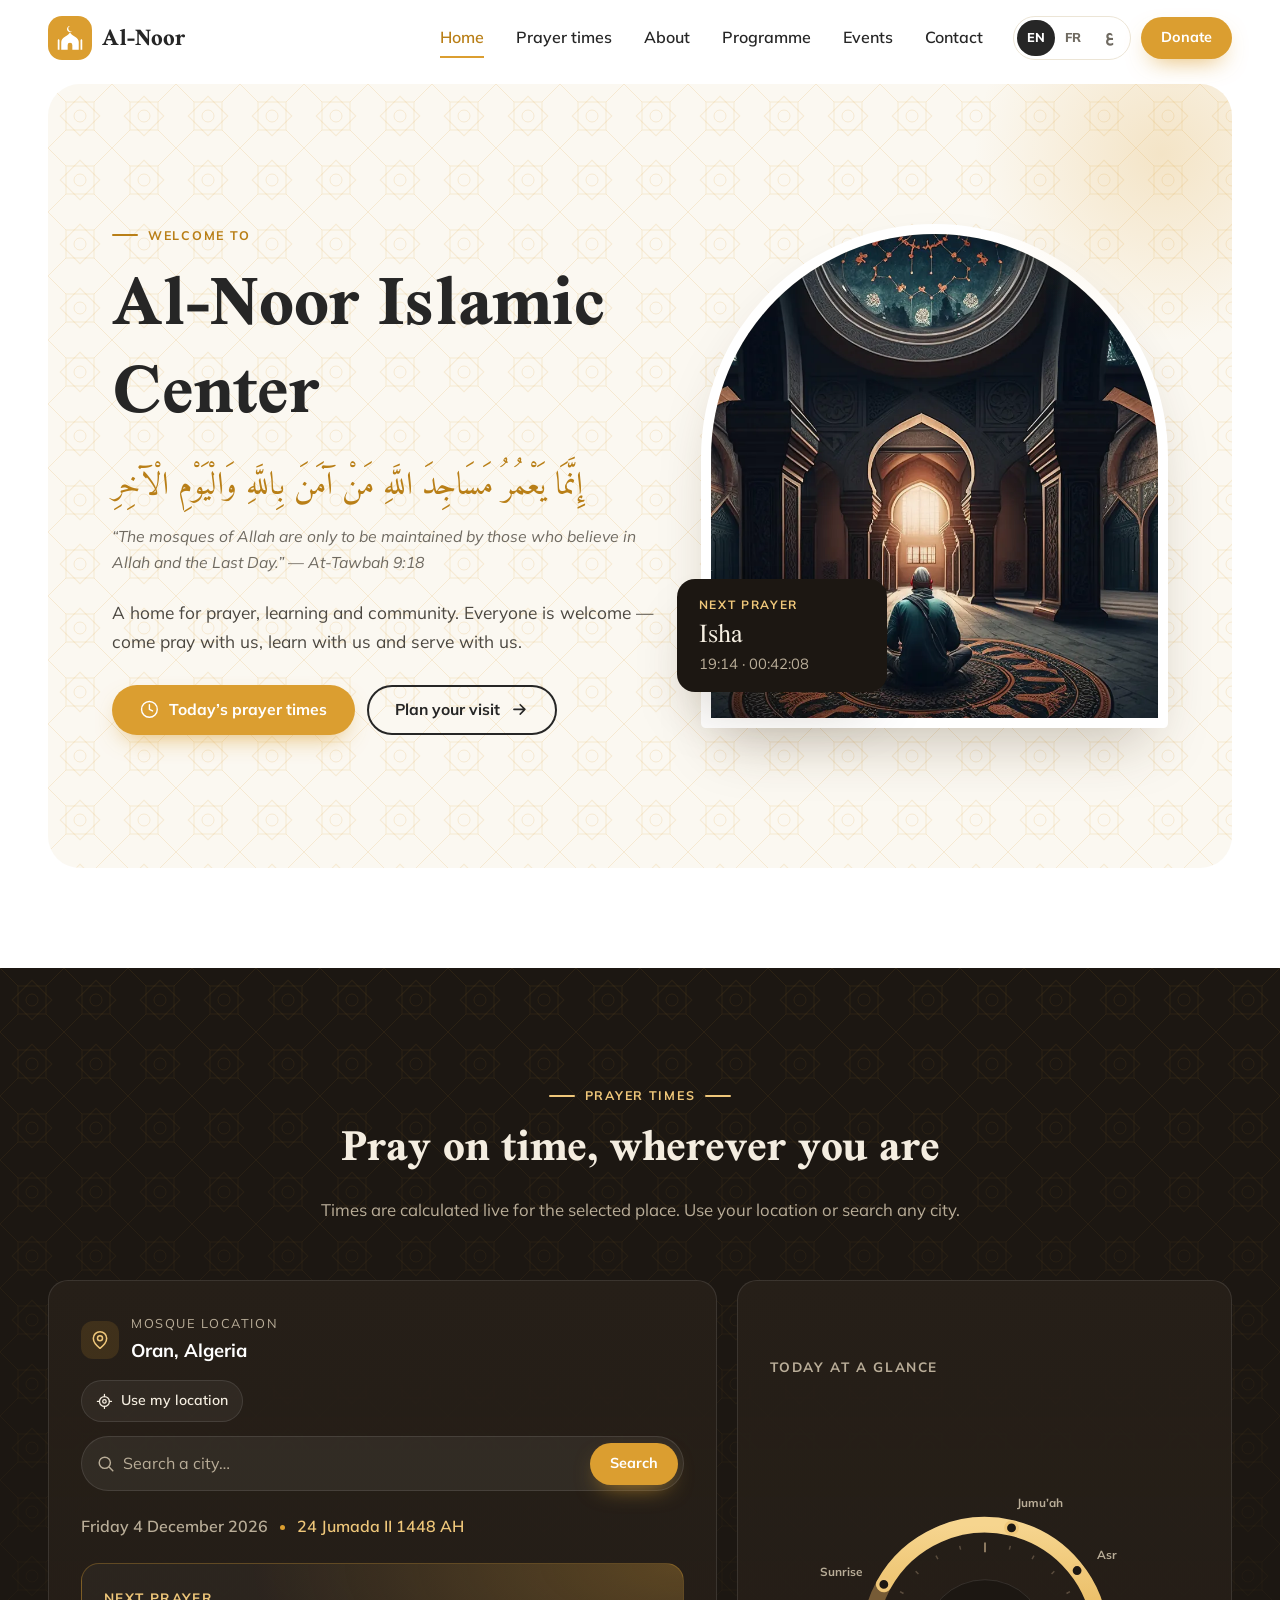
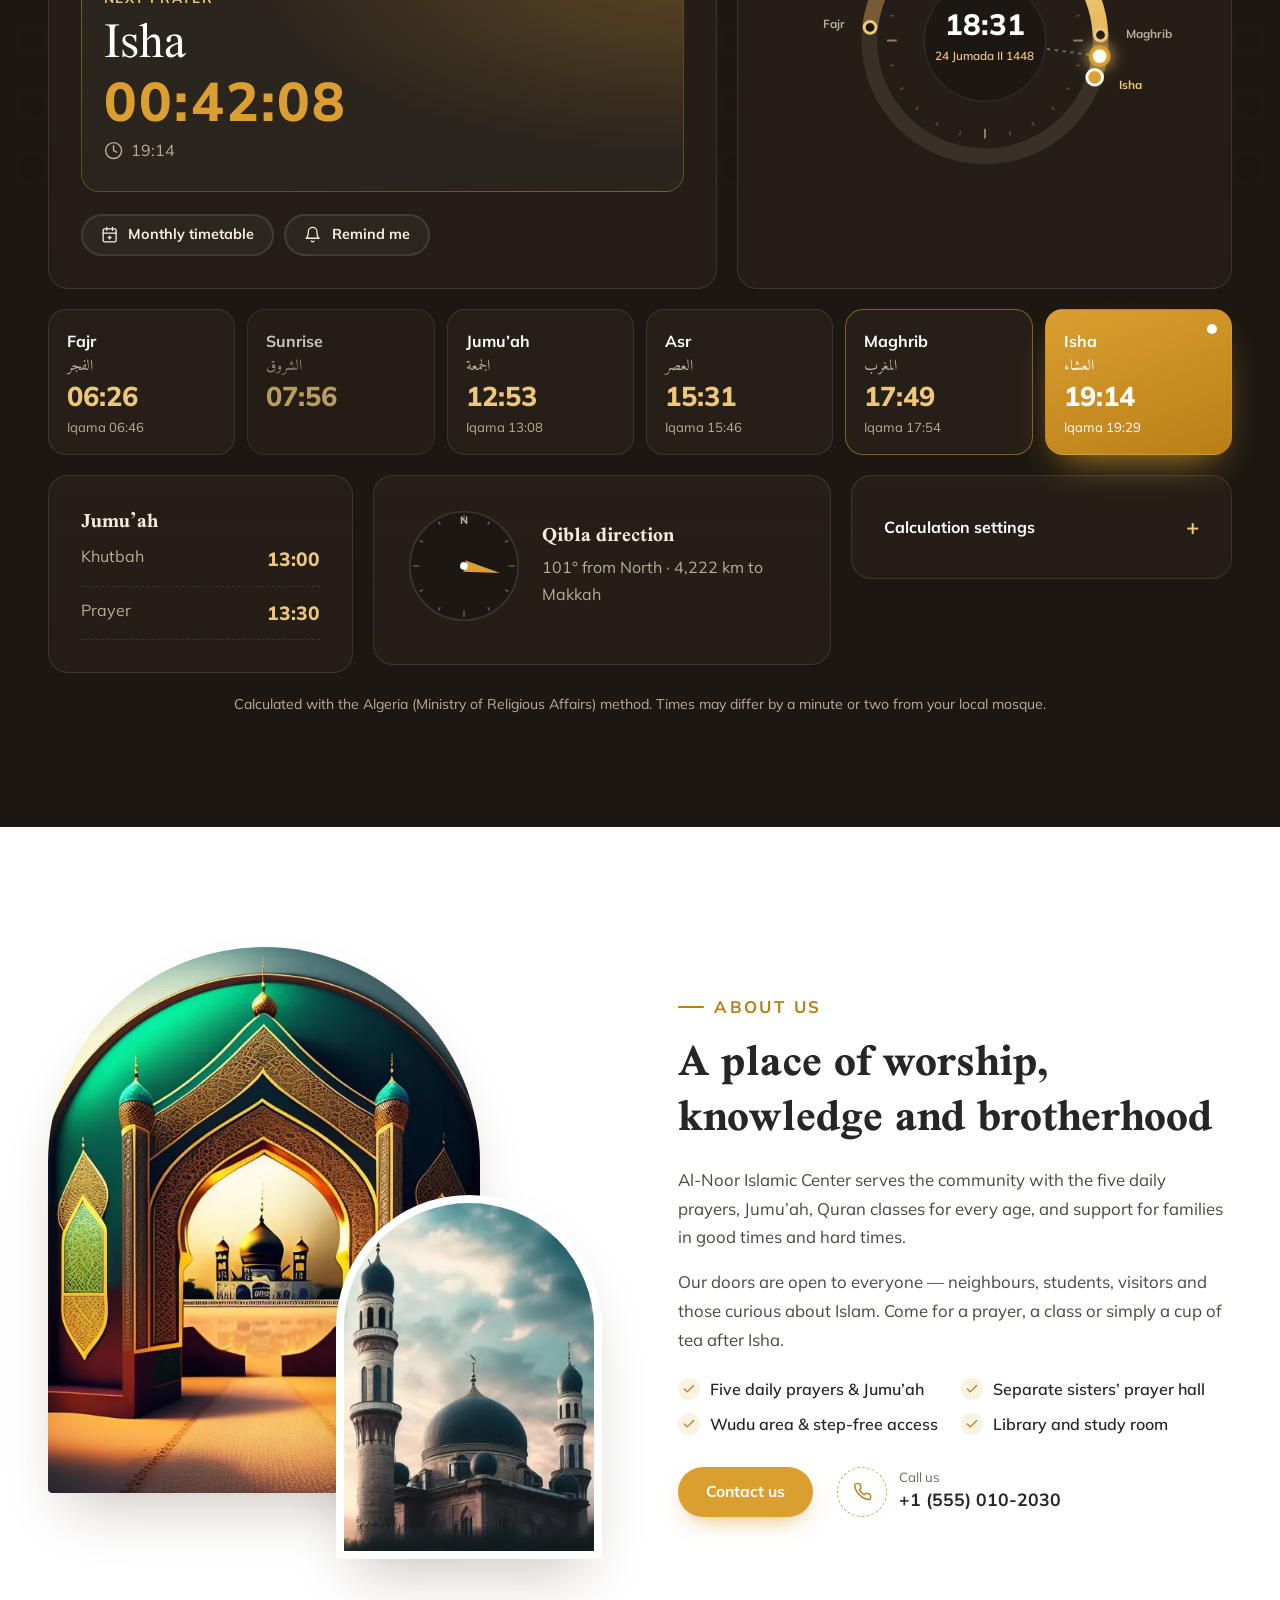
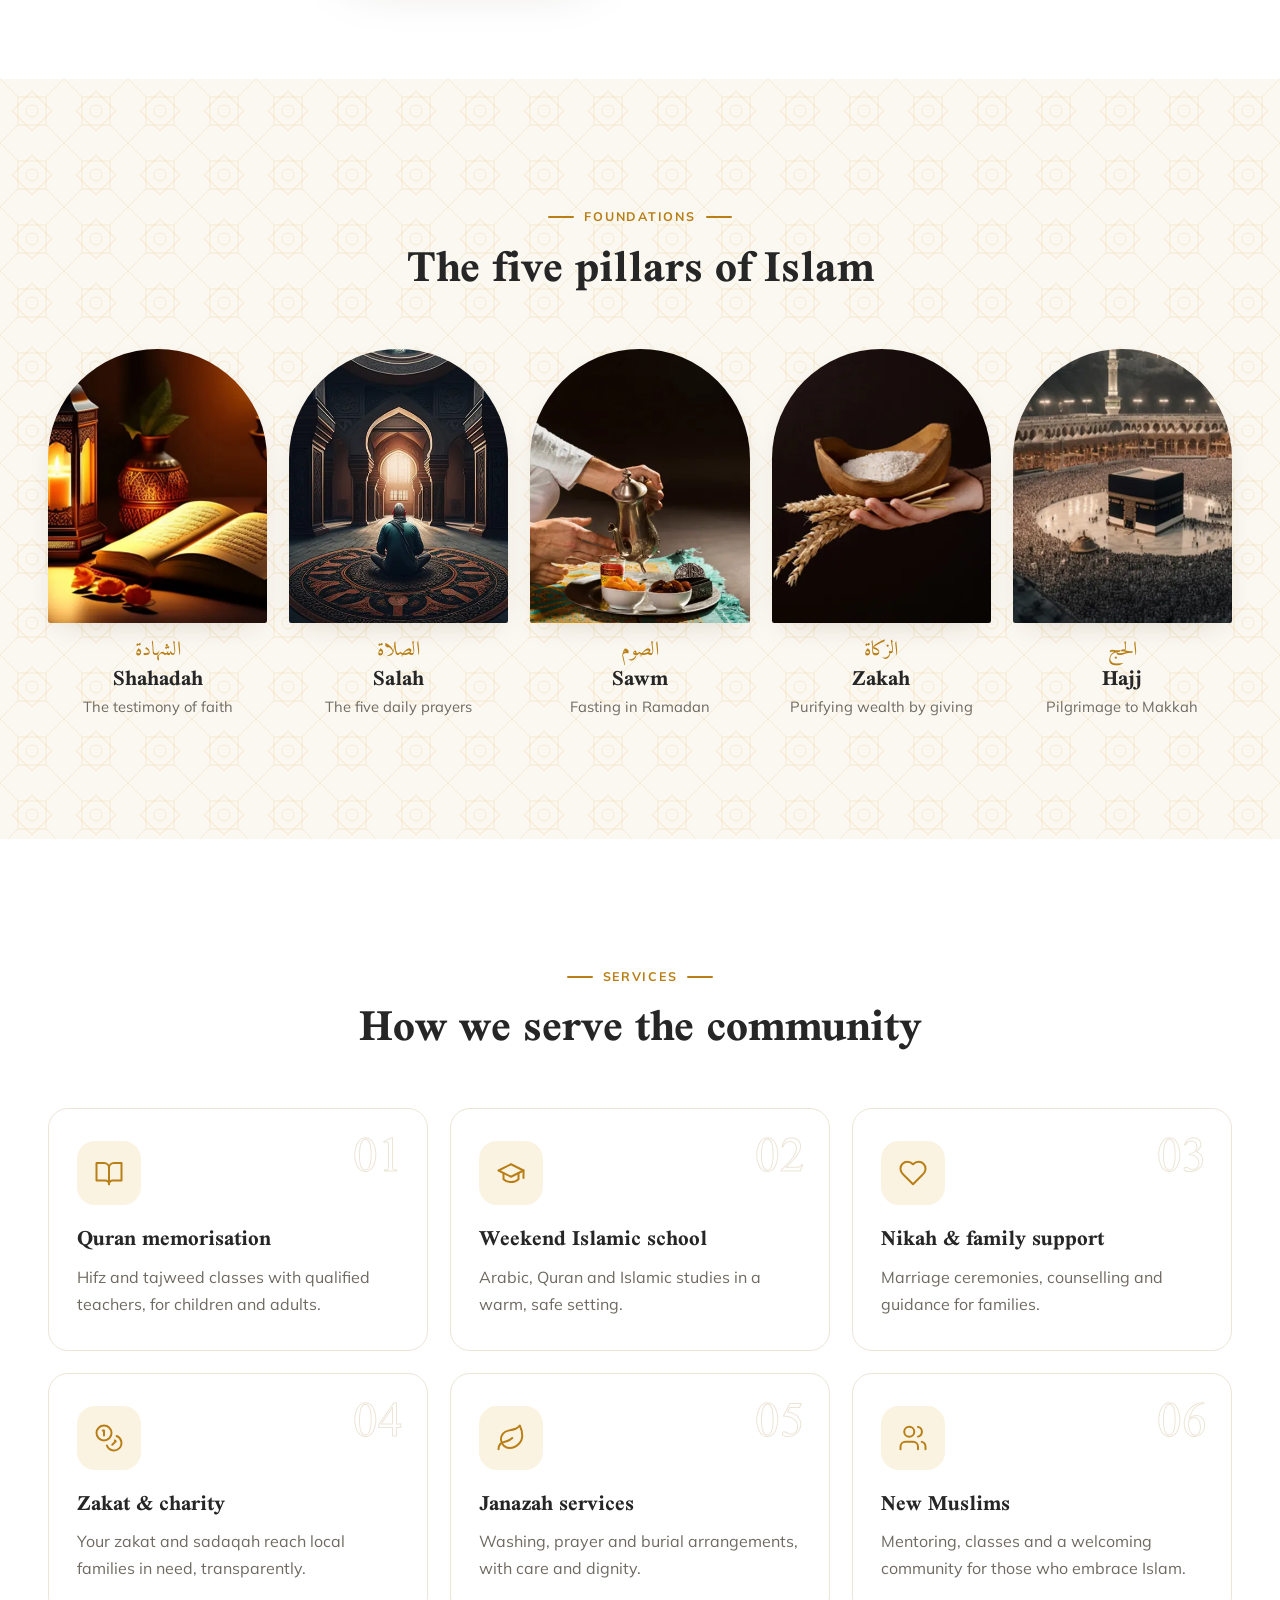
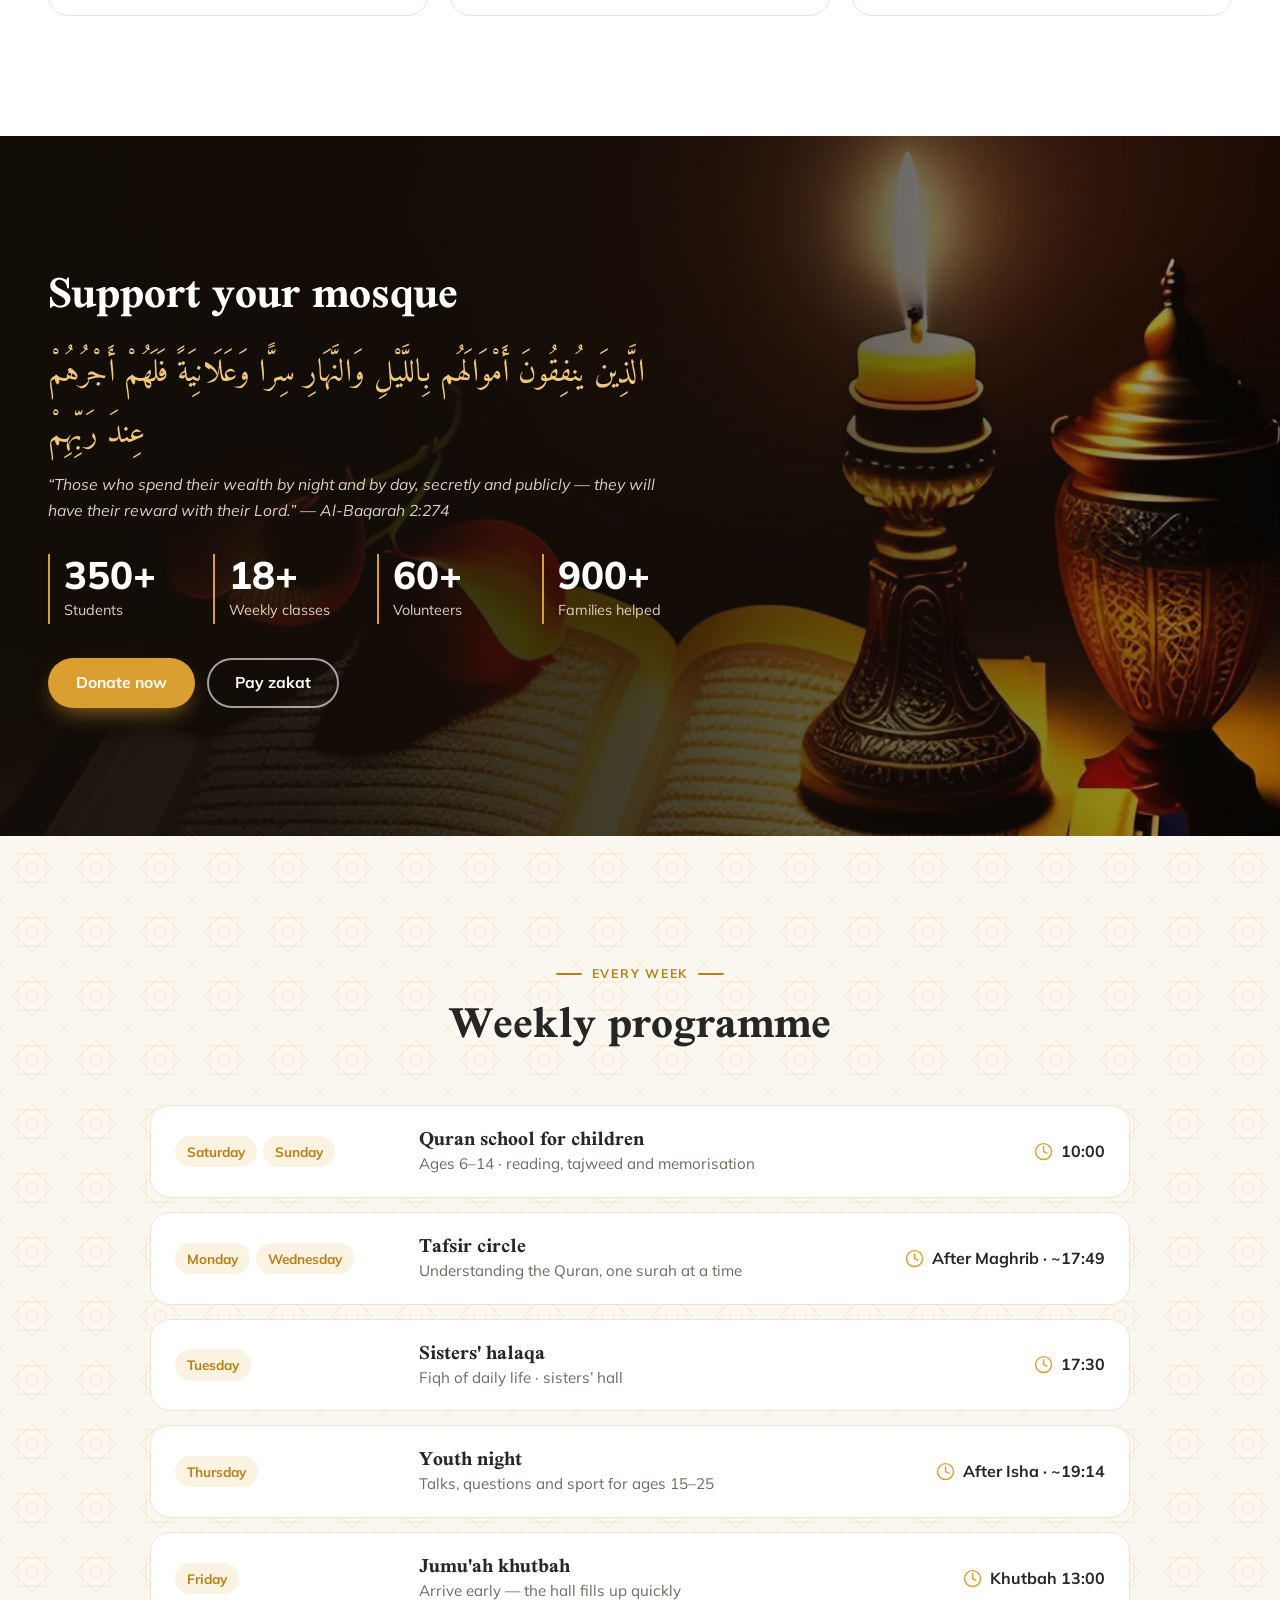
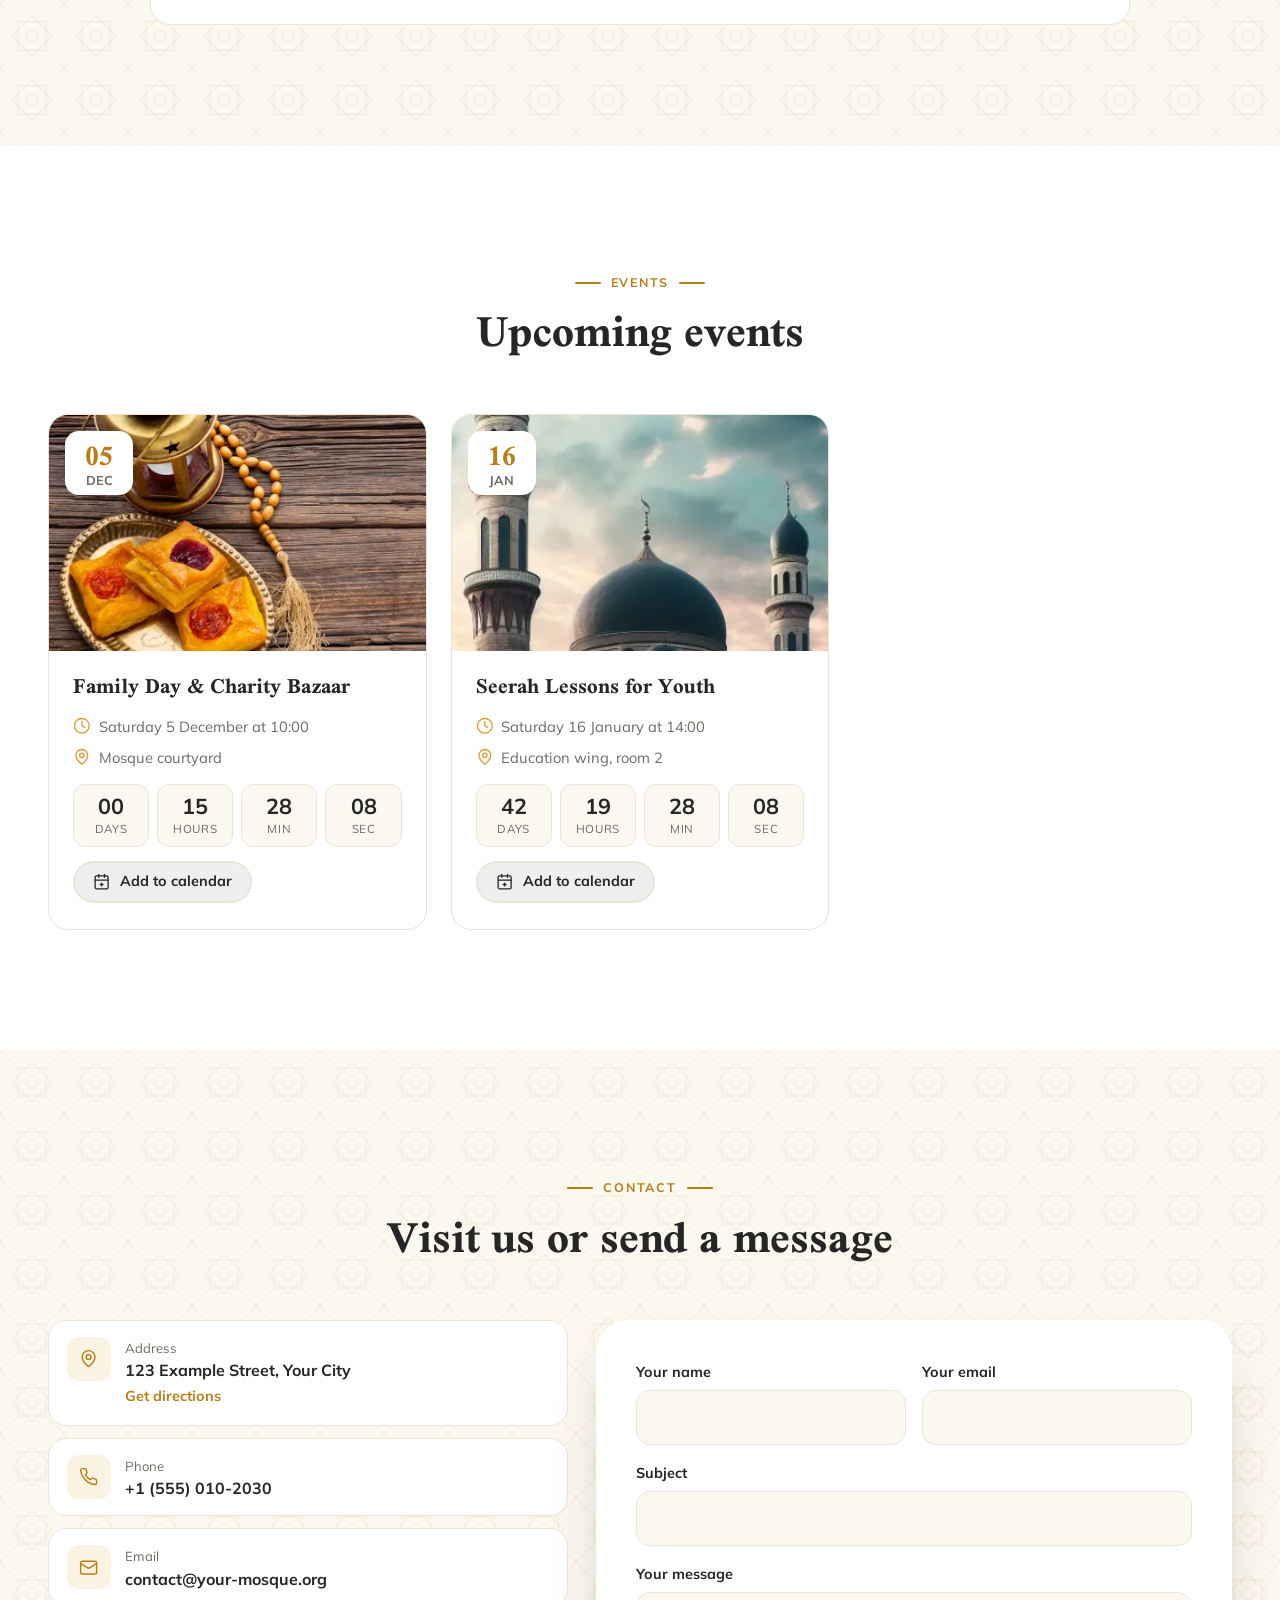
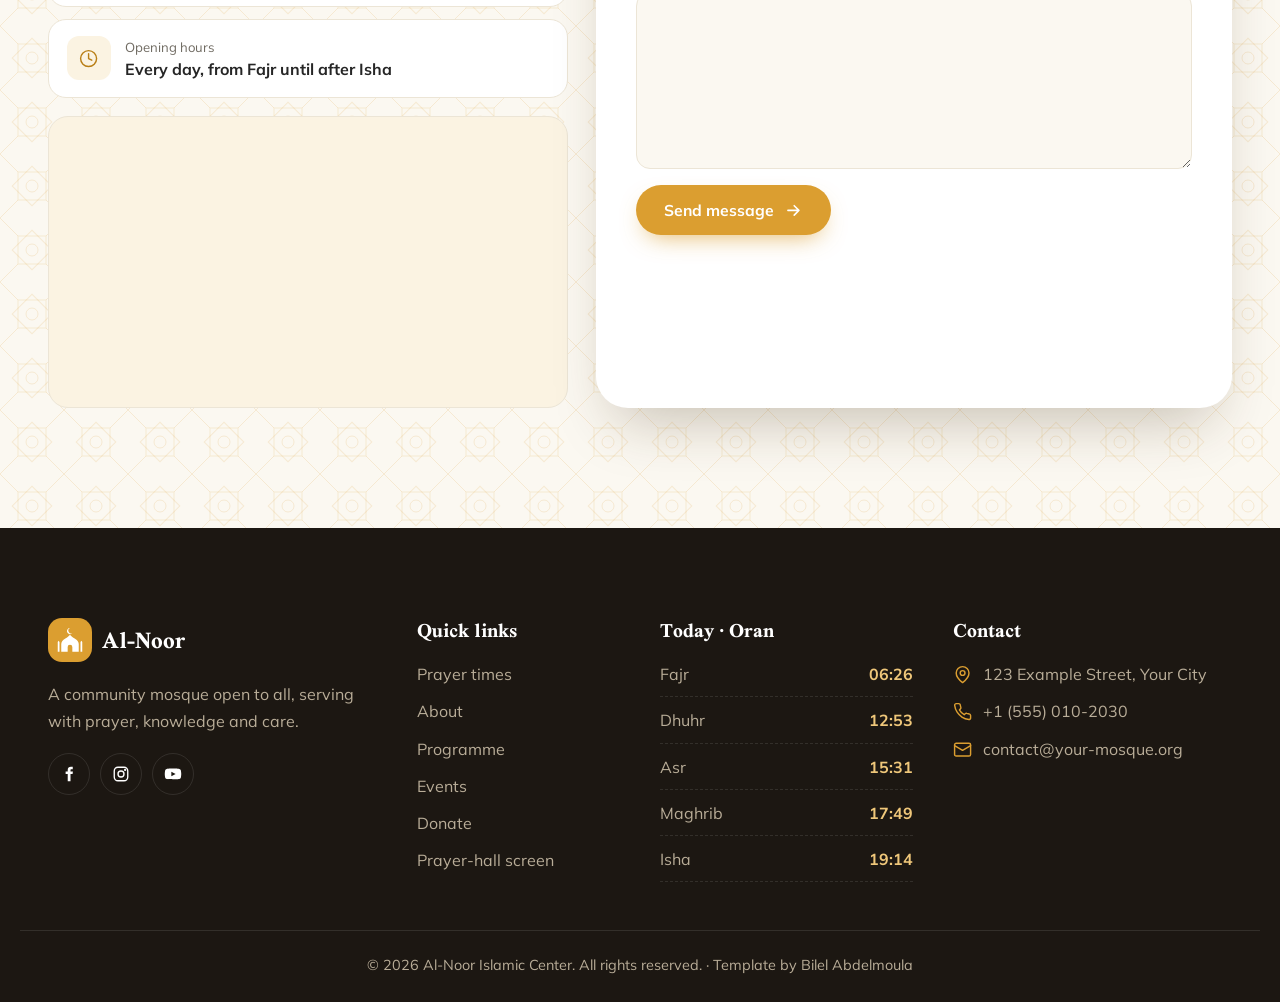
<file: index.html>
<!DOCTYPE html>
<html lang="en" dir="ltr">
<head>
  <meta charset="utf-8">
  <meta name="viewport" content="width=device-width, initial-scale=1">
  <title>Al-Noor Islamic Center — Prayer times, programmes & community</title>
  <meta name="description" content="Daily prayer times, Jumu’ah, Quran classes, events and community services.">
  <meta name="theme-color" content="#1c1712">
  <meta property="og:type" content="website">
  <meta property="og:title" content="Al-Noor Islamic Center">
  <meta property="og:description" content="Daily prayer times, Jumu’ah, Quran classes, events and community services.">
  <meta property="og:image" content="img/hero.webp">
  <link rel="icon" href="img/favicon.svg" type="image/svg+xml">
  <link rel="preconnect" href="https://fonts.googleapis.com">
  <link rel="preconnect" href="https://fonts.gstatic.com" crossorigin>
  <link href="https://fonts.googleapis.com/css2?family=Amiri:wght@400;700&family=Mulish:wght@400;500;600;700;800&family=Scheherazade+New:wght@400;700&family=Tajawal:wght@400;500;700&display=swap" rel="stylesheet">
  <link rel="stylesheet" href="css/style.css">
  <script>document.documentElement.classList.add('js');</script>
</head>
<body>
  <!-- Icon sprite -->
  <svg width="0" height="0" style="position:absolute" aria-hidden="true">
    <defs>
      <symbol id="i-logo" viewBox="0 0 48 48"><path fill="currentColor" d="M24 3.5a5.2 5.2 0 1 0 3.9 8.6 4.2 4.2 0 1 1-3.9-8.6Z"/><path fill="currentColor" d="M24 14c-1.2 3.4-5 5.6-8.6 7.8C11.9 24 9 26.6 9 31v13h30V31c0-4.4-2.9-7-6.4-9.2C29 19.6 25.2 17.4 24 14Zm-4 30v-8a4 4 0 0 1 8 0v8h-8Z"/><path fill="currentColor" d="M3 44V27.5l1.5-2 1.5 2V44H3Zm39 0V27.5l1.5-2 1.5 2V44h-3Z"/></symbol>
      <symbol id="i-phone" viewBox="0 0 24 24"><path fill="none" stroke="currentColor" stroke-width="1.8" stroke-linecap="round" stroke-linejoin="round" d="M22 16.9v3a2 2 0 0 1-2.2 2 19.8 19.8 0 0 1-8.6-3.1 19.5 19.5 0 0 1-6-6A19.8 19.8 0 0 1 2.1 4.2 2 2 0 0 1 4.1 2h3a2 2 0 0 1 2 1.7c.1 1 .4 1.9.7 2.8a2 2 0 0 1-.5 2.1L8 9.9a16 16 0 0 0 6 6l1.3-1.3a2 2 0 0 1 2.1-.4c.9.3 1.8.6 2.8.7a2 2 0 0 1 1.7 2Z"/></symbol>
      <symbol id="i-mail" viewBox="0 0 24 24"><g fill="none" stroke="currentColor" stroke-width="1.8" stroke-linecap="round" stroke-linejoin="round"><rect x="2" y="4" width="20" height="16" rx="2"/><path d="m22 7-10 6L2 7"/></g></symbol>
      <symbol id="i-pin" viewBox="0 0 24 24"><g fill="none" stroke="currentColor" stroke-width="1.8" stroke-linecap="round" stroke-linejoin="round"><path d="M20 10c0 6-8 12-8 12s-8-6-8-12a8 8 0 0 1 16 0Z"/><circle cx="12" cy="10" r="3"/></g></symbol>
      <symbol id="i-clock" viewBox="0 0 24 24"><g fill="none" stroke="currentColor" stroke-width="1.8" stroke-linecap="round" stroke-linejoin="round"><circle cx="12" cy="12" r="10"/><path d="M12 6v6l4 2"/></g></symbol>
      <symbol id="i-locate" viewBox="0 0 24 24"><g fill="none" stroke="currentColor" stroke-width="1.8" stroke-linecap="round" stroke-linejoin="round"><circle cx="12" cy="12" r="7"/><circle cx="12" cy="12" r="2.5"/><path d="M12 2v3M12 19v3M2 12h3M19 12h3"/></g></symbol>
      <symbol id="i-search" viewBox="0 0 24 24"><g fill="none" stroke="currentColor" stroke-width="1.8" stroke-linecap="round" stroke-linejoin="round"><circle cx="11" cy="11" r="7"/><path d="m21 21-4.3-4.3"/></g></symbol>
      <symbol id="i-calendar" viewBox="0 0 24 24"><g fill="none" stroke="currentColor" stroke-width="1.8" stroke-linecap="round" stroke-linejoin="round"><rect x="3" y="4" width="18" height="18" rx="2"/><path d="M16 2v4M8 2v4M3 10h18M12 14v4M10 16h4"/></g></symbol>
      <symbol id="i-bell" viewBox="0 0 24 24"><g fill="none" stroke="currentColor" stroke-width="1.8" stroke-linecap="round" stroke-linejoin="round"><path d="M6 8a6 6 0 0 1 12 0c0 7 3 9 3 9H3s3-2 3-9"/><path d="M10.3 21a1.9 1.9 0 0 0 3.4 0"/></g></symbol>
      <symbol id="i-home" viewBox="0 0 24 24"><g fill="none" stroke="currentColor" stroke-width="1.8" stroke-linecap="round" stroke-linejoin="round"><path d="M3 10.5 12 3l9 7.5V21H3z"/><path d="M9 21v-6h6v6"/></g></symbol>
      <symbol id="i-check" viewBox="0 0 24 24"><path fill="none" stroke="currentColor" stroke-width="2.2" stroke-linecap="round" stroke-linejoin="round" d="M20 6 9 17l-5-5"/></symbol>
      <symbol id="i-arrow" viewBox="0 0 24 24"><path fill="none" stroke="currentColor" stroke-width="2" stroke-linecap="round" stroke-linejoin="round" d="M5 12h14M13 6l6 6-6 6"/></symbol>
      <symbol id="i-up" viewBox="0 0 24 24"><path fill="none" stroke="currentColor" stroke-width="2" stroke-linecap="round" stroke-linejoin="round" d="M12 19V5M6 11l6-6 6 6"/></symbol>
      <symbol id="i-menu" viewBox="0 0 24 24"><path fill="none" stroke="currentColor" stroke-width="2" stroke-linecap="round" d="M4 7h16M4 12h16M4 17h10"/></symbol>
      <symbol id="i-x" viewBox="0 0 24 24"><path fill="none" stroke="currentColor" stroke-width="2" stroke-linecap="round" d="M6 6l12 12M18 6 6 18"/></symbol>
      <symbol id="i-print" viewBox="0 0 24 24"><g fill="none" stroke="currentColor" stroke-width="1.8" stroke-linecap="round" stroke-linejoin="round"><path d="M6 9V2h12v7M6 18H4a2 2 0 0 1-2-2v-5a2 2 0 0 1 2-2h16a2 2 0 0 1 2 2v5a2 2 0 0 1-2 2h-2"/><rect x="6" y="14" width="12" height="8"/></g></symbol>
      <symbol id="i-compass" viewBox="0 0 24 24"><g fill="none" stroke="currentColor" stroke-width="1.8" stroke-linecap="round" stroke-linejoin="round"><circle cx="12" cy="12" r="10"/><path d="m16.2 7.8-2.1 6.3-6.3 2.1 2.1-6.3z"/></g></symbol>
      <symbol id="i-book" viewBox="0 0 24 24"><g fill="none" stroke="currentColor" stroke-width="1.6" stroke-linecap="round" stroke-linejoin="round"><path d="M2 4h6a4 4 0 0 1 4 4v13a3 3 0 0 0-3-3H2z"/><path d="M22 4h-6a4 4 0 0 0-4 4v13a3 3 0 0 1 3-3h7z"/></g></symbol>
      <symbol id="i-school" viewBox="0 0 24 24"><g fill="none" stroke="currentColor" stroke-width="1.6" stroke-linecap="round" stroke-linejoin="round"><path d="M22 10 12 5 2 10l10 5 10-5z"/><path d="M6 12v5c3 3 9 3 12 0v-5M22 10v6"/></g></symbol>
      <symbol id="i-heart" viewBox="0 0 24 24"><path fill="none" stroke="currentColor" stroke-width="1.6" stroke-linecap="round" stroke-linejoin="round" d="M19 14c1.5-1.5 3-3.2 3-5.5A5.5 5.5 0 0 0 16.5 3c-1.8 0-3 .5-4.5 2-1.5-1.5-2.7-2-4.5-2A5.5 5.5 0 0 0 2 8.5c0 2.3 1.5 4 3 5.5l7 7Z"/></symbol>
      <symbol id="i-coins" viewBox="0 0 24 24"><g fill="none" stroke="currentColor" stroke-width="1.6" stroke-linecap="round" stroke-linejoin="round"><circle cx="8" cy="8" r="6"/><path d="M18.1 10.4A6 6 0 1 1 10.3 18M7 6h1v4M16.7 13.9l.7.7-2.8 2.8"/></g></symbol>
      <symbol id="i-leaf" viewBox="0 0 24 24"><g fill="none" stroke="currentColor" stroke-width="1.6" stroke-linecap="round" stroke-linejoin="round"><path d="M11 20A7 7 0 0 1 9.8 6.1C15.5 5 17 4.5 19 2c1 2 2 4.2 2 8 0 5.5-4.8 10-10 10Z"/><path d="M2 21c0-3 1.9-5.4 5.1-6 2.4-.5 4.9-2 5.9-3"/></g></symbol>
      <symbol id="i-users" viewBox="0 0 24 24"><g fill="none" stroke="currentColor" stroke-width="1.6" stroke-linecap="round" stroke-linejoin="round"><path d="M16 21v-2a4 4 0 0 0-4-4H6a4 4 0 0 0-4 4v2"/><circle cx="9" cy="7" r="4"/><path d="M22 21v-2a4 4 0 0 0-3-3.9M16 3.1a4 4 0 0 1 0 7.8"/></g></symbol>
      <symbol id="i-facebook" viewBox="0 0 24 24"><path fill="currentColor" d="M14 8.5V6.8c0-.8.2-1.3 1.4-1.3H17V2.3c-.3 0-1.3-.1-2.5-.1-2.5 0-4.2 1.5-4.2 4.3v2H7.5V12h2.8v9.8H14V12h2.8l.4-3.5H14Z"/></symbol>
      <symbol id="i-instagram" viewBox="0 0 24 24"><g fill="none" stroke="currentColor" stroke-width="1.8"><rect x="3" y="3" width="18" height="18" rx="5"/><circle cx="12" cy="12" r="4"/><circle cx="17.5" cy="6.5" r=".6" fill="currentColor"/></g></symbol>
      <symbol id="i-youtube" viewBox="0 0 24 24"><path fill="currentColor" d="M22.5 7.2a2.8 2.8 0 0 0-2-2C18.8 4.7 12 4.7 12 4.7s-6.8 0-8.5.5a2.8 2.8 0 0 0-2 2A29 29 0 0 0 1 12a29 29 0 0 0 .5 4.8 2.8 2.8 0 0 0 2 2c1.7.5 8.5.5 8.5.5s6.8 0 8.5-.5a2.8 2.8 0 0 0 2-2A29 29 0 0 0 23 12a29 29 0 0 0-.5-4.8ZM9.8 15V9l5.7 3-5.7 3Z"/></symbol>
      <symbol id="i-xsocial" viewBox="0 0 24 24"><path fill="currentColor" d="M17.8 3h3.1l-6.8 7.7L22 21h-6.2l-4.9-6.3L5.3 21H2.2l7.2-8.3L1.8 3h6.4l4.4 5.8L17.8 3Zm-1.1 16.2h1.7L7.4 4.7H5.6l11.1 14.5Z"/></symbol>
      <symbol id="i-whatsapp" viewBox="0 0 24 24"><path fill="currentColor" d="M12 2a10 10 0 0 0-8.6 15.1L2 22l5-1.3A10 10 0 1 0 12 2Zm0 18.2c-1.5 0-3-.4-4.2-1.2l-.3-.2-3 .8.8-2.9-.2-.3A8.2 8.2 0 1 1 12 20.2Zm4.5-6.1c-.2-.1-1.5-.7-1.7-.8-.2-.1-.4-.1-.6.1l-.8 1c-.1.2-.3.2-.5.1a6.7 6.7 0 0 1-3.3-2.9c-.3-.4.2-.4.7-1.4.1-.2 0-.3 0-.4l-.8-1.8c-.2-.5-.4-.4-.6-.4h-.5c-.2 0-.4.1-.7.3-.2.3-.9.9-.9 2.2s.9 2.5 1 2.7c.1.2 1.8 2.8 4.4 3.9 1.6.7 2.3.8 3.1.6.5-.1 1.5-.6 1.7-1.2.2-.6.2-1.1.2-1.2-.1-.3-.3-.4-.7-.5Z"/></symbol>
    </defs>
  </svg>

  <a class="skip" href="#main" data-i18n="skip">Skip to content</a>

  <header class="header" id="top">
    <div class="container header__inner">
      <a class="brand" href="#home" aria-label="Home">
        <span class="brand__mark"><svg><use href="#i-logo"/></svg></span>
        <span class="brand__name" data-site="shortName">Al-Noor</span>
      </a>

      <nav class="nav" id="nav" aria-label="Main">
        <button class="nav__close icon-btn" type="button" data-i18n-aria="nav.close" aria-label="Close menu"><svg><use href="#i-x"/></svg></button>
        <ul class="nav__list">
          <li><a href="#home" data-i18n="nav.home">Home</a></li>
          <li><a href="#prayer" data-i18n="nav.prayer">Prayer times</a></li>
          <li><a href="#about" data-i18n="nav.about">About</a></li>
          <li><a href="#programme" data-i18n="nav.programme">Programme</a></li>
          <li><a href="#events" data-i18n="nav.events">Events</a></li>
          <li><a href="#contact" data-i18n="nav.contact">Contact</a></li>
        </ul>
        <a class="btn btn--gold nav__donate-m" href="#donate" data-i18n="nav.donate" data-donate>Donate</a>
      </nav>

      <div class="header__actions">
        <div class="lang" role="group" data-i18n-aria="lang.label" aria-label="Language">
          <button type="button" data-lang="en" lang="en">EN</button>
          <button type="button" data-lang="fr" lang="fr">FR</button>
          <button type="button" data-lang="ar" lang="ar">ع</button>
        </div>
        <a class="btn btn--gold btn--sm header__donate" href="#donate" data-i18n="nav.donate" data-donate>Donate</a>
        <button class="icon-btn nav-toggle" type="button" aria-controls="nav" aria-expanded="false" data-i18n-aria="nav.menu" aria-label="Menu"><svg><use href="#i-menu"/></svg></button>
      </div>
    </div>
  </header>
  <div class="nav-backdrop" hidden></div>

  <main id="main">
    <!-- HERO -->
    <section class="hero" id="home">
      <div class="container">
        <div class="hero__panel pattern">
          <div class="hero__content" data-reveal>
            <p class="eyebrow" data-i18n="hero.eyebrow">Welcome to</p>
            <h1 class="hero__title" data-site="name">Al-Noor Islamic Center</h1>
            <p class="verse" lang="ar" dir="rtl">إِنَّمَا يَعْمُرُ مَسَاجِدَ اللَّهِ مَنْ آمَنَ بِاللَّهِ وَالْيَوْمِ الْآخِرِ</p>
            <p class="verse-tr" data-i18n="hero.verse.tr">“The mosques of Allah are only to be maintained by those who believe in Allah and the Last Day.” — At-Tawbah 9:18</p>
            <p class="hero__text" data-i18n="hero.text">A home for prayer, learning and community. Everyone is welcome.</p>
            <div class="hero__cta">
              <a class="btn btn--gold" href="#prayer"><svg><use href="#i-clock"/></svg><span data-i18n="hero.cta1">Today’s prayer times</span></a>
              <a class="btn btn--ghost" href="#contact"><span data-i18n="hero.cta2">Plan your visit</span><svg class="flip"><use href="#i-arrow"/></svg></a>
            </div>
          </div>
          <div class="hero__media" data-reveal>
            <div class="arch arch--hero"><img src="img/hero.webp" width="780" height="840" alt="A worshipper praying inside an ornate mosque hall" fetchpriority="high"></div>
            <a class="next-card" href="#prayer">
              <span class="next-card__label" data-i18n="hero.next">Next prayer</span>
              <span class="next-card__name" data-next="name">—</span>
              <span class="next-card__time"><span data-next="time">--:--</span> · <span data-next="countdown">--:--:--</span></span>
            </a>
          </div>
        </div>
      </div>
    </section>

    <!-- PRAYER TIMES -->
    <section class="prayer" id="prayer" aria-labelledby="prayer-title">
      <div class="container">
        <div class="section-head section-head--light" data-reveal>
          <p class="eyebrow" data-i18n="p.label">Prayer times</p>
          <h2 id="prayer-title" data-i18n="p.title">Pray on time, wherever you are</h2>
          <p class="section-head__lead" data-i18n="p.lead">Times are calculated live for the selected place.</p>
        </div>

        <div class="prayer__top">
          <!-- live status -->
          <div class="card-dark now" data-reveal>
            <div class="loc">
              <div class="loc__current">
                <svg><use href="#i-pin"/></svg>
                <div>
                  <small class="loc__kind" data-loc="kind">Mosque location</small>
                  <strong class="loc__name" data-loc="name">—</strong>
                </div>
              </div>
              <div class="loc__tools">
                <button class="chip" type="button" id="useLocation"><svg><use href="#i-locate"/></svg><span data-i18n="p.useLoc">Use my location</span></button>
                <button class="chip" type="button" id="resetLocation" hidden><svg><use href="#i-home"/></svg><span data-i18n="p.reset">Back to mosque</span></button>
              </div>
              <form class="search" id="citySearch" role="search" autocomplete="off">
                <svg><use href="#i-search"/></svg>
                <input type="search" id="cityInput" data-i18n-ph="p.search" placeholder="Search a city…" aria-label="Search a city" minlength="2" required>
                <button class="btn btn--gold btn--sm" type="submit" data-i18n="p.searchBtn">Search</button>
                <ul class="search__results" id="cityResults" role="listbox" hidden></ul>
              </form>
              <p class="loc__status" id="locStatus" role="status" aria-live="polite"></p>
            </div>

            <div class="dates">
              <span data-date="greg">—</span>
              <span class="dates__dot" aria-hidden="true"></span>
              <span data-date="hijri" class="dates__hijri">—</span>
            </div>

            <div class="next">
              <p class="next__label" data-next="label">Next prayer</p>
              <p class="next__name" data-next="name">—</p>
              <p class="next__countdown" data-next="countdown" aria-live="off">--:--:--</p>
              <p class="next__at"><svg><use href="#i-clock"/></svg> <span data-next="time">--:--</span></p>
            </div>

            <div class="now__actions">
              <button class="btn btn--line btn--sm" type="button" id="openMonth"><svg><use href="#i-calendar"/></svg><span data-i18n="p.month">Monthly timetable</span></button>
              <button class="btn btn--line btn--sm" type="button" id="notifyBtn" aria-pressed="false"><svg><use href="#i-bell"/></svg><span data-i18n="p.notify">Remind me</span></button>
            </div>
          </div>

          <!-- 24h dial -->
          <figure class="card-dark dial-card" data-reveal>
            <figcaption class="dial-card__title" data-i18n="p.dial">Today at a glance</figcaption>
            <svg class="dial" id="dial" viewBox="-34 -6 408 352" role="img" aria-label="24 hour dial showing today's prayer times"></svg>
          </figure>
        </div>

        <!-- six times -->
        <ol class="times" id="times" data-reveal></ol>

        <div class="prayer__bottom">
          <div class="card-dark jumuah" data-reveal>
            <h3 data-i18n="p.jumuah">Jumu’ah</h3>
            <dl>
              <div><dt data-i18n="p.khutbah">Khutbah</dt><dd data-jumuah="khutbah">13:00</dd></div>
              <div><dt data-i18n="p.prayer">Prayer</dt><dd data-jumuah="prayer">13:30</dd></div>
            </dl>
          </div>

          <div class="card-dark qibla" data-reveal>
            <div class="qibla__dial" aria-hidden="true">
              <svg viewBox="0 0 120 120" id="qiblaRose">
                <circle cx="60" cy="60" r="56" class="qr-ring"/>
                <g class="qr-ticks"></g>
                <text x="60" y="17" class="qr-n">N</text>
                <g id="qiblaNeedle"><path d="M60 22 66 60 60 56 54 60Z" class="qr-needle"/><circle cx="60" cy="60" r="4" class="qr-hub"/></g>
              </svg>
            </div>
            <div>
              <h3 data-i18n="p.qibla">Qibla direction</h3>
              <p id="qiblaText">—</p>
              <button class="chip" type="button" id="compassBtn" hidden><svg><use href="#i-compass"/></svg><span data-i18n="p.compass">Use compass</span></button>
              <p class="qibla__hint" id="compassHint" hidden data-i18n="p.compassHint">Hold your phone flat.</p>
            </div>
          </div>

          <details class="card-dark settings" data-reveal>
            <summary data-i18n="p.settings">Calculation settings</summary>
            <div class="settings__grid">
              <label><span data-i18n="p.method">Method</span><select id="methodSel"></select></label>
              <label><span data-i18n="p.asr">Asr</span>
                <select id="asrSel"><option value="standard" data-i18n="p.asrStd">Standard</option><option value="hanafi" data-i18n="p.asrHan">Hanafi</option></select>
              </label>
              <label><span data-i18n="p.format">Clock</span>
                <select id="fmtSel"><option value="24" data-i18n="p.h24">24 hours</option><option value="12" data-i18n="p.h12">12 hours</option></select>
              </label>
            </div>
          </details>
        </div>
        <p class="prayer__note" id="methodNote"></p>
      </div>
    </section>

    <!-- ABOUT -->
    <section class="section about" id="about">
      <div class="container about__grid">
        <div class="about__media" data-reveal>
          <div class="arch arch--a1"><img src="img/about-1.webp" width="570" height="720" loading="lazy" alt="Ornate green and gold mosque archway"></div>
          <div class="arch arch--a2"><img src="img/about-2.webp" width="350" height="480" loading="lazy" alt="Mosque domes and minarets under a soft sky"></div>
        </div>
        <div class="about__content" data-reveal>
          <p class="eyebrow" data-i18n="a.label">About us</p>
          <h2 data-i18n="a.title">A place of worship, knowledge and brotherhood</h2>
          <p data-i18n="a.p1">We serve the community with the five daily prayers, Jumu’ah and Quran classes.</p>
          <p data-i18n="a.p2">Our doors are open to everyone.</p>
          <ul class="checks">
            <li><svg><use href="#i-check"/></svg><span data-i18n="a.f1">Five daily prayers & Jumu’ah</span></li>
            <li><svg><use href="#i-check"/></svg><span data-i18n="a.f2">Separate sisters’ prayer hall</span></li>
            <li><svg><use href="#i-check"/></svg><span data-i18n="a.f3">Wudu area & step-free access</span></li>
            <li><svg><use href="#i-check"/></svg><span data-i18n="a.f4">Library and study room</span></li>
          </ul>
          <div class="about__cta">
            <a class="btn btn--gold" href="#contact" data-i18n="a.more">Contact us</a>
            <a class="call" data-contact="tel">
              <span class="call__icon"><svg><use href="#i-phone"/></svg></span>
              <span><small data-i18n="a.call">Call us</small><strong data-contact="phone" dir="ltr">—</strong></span>
            </a>
          </div>
        </div>
      </div>
    </section>

    <!-- PILLARS -->
    <section class="section pillars pattern-soft" aria-labelledby="pillars-title">
      <div class="container">
        <div class="section-head" data-reveal>
          <p class="eyebrow" data-i18n="pi.label">Foundations</p>
          <h2 id="pillars-title" data-i18n="pi.title">The five pillars of Islam</h2>
        </div>
        <ol class="pillars__list" data-reveal>
          <li class="pillar"><div class="arch"><img src="img/pillar-1.webp" width="500" height="500" loading="lazy" alt=""></div><span class="pillar__ar" lang="ar">الشهادة</span><h3 data-i18n="pi.1">Shahadah</h3><p data-i18n="pi.1d">The testimony of faith</p></li>
          <li class="pillar"><div class="arch"><img src="img/pillar-2.webp" width="500" height="500" loading="lazy" alt=""></div><span class="pillar__ar" lang="ar">الصلاة</span><h3 data-i18n="pi.2">Salah</h3><p data-i18n="pi.2d">The five daily prayers</p></li>
          <li class="pillar"><div class="arch"><img src="img/pillar-3.webp" width="500" height="500" loading="lazy" alt=""></div><span class="pillar__ar" lang="ar">الصوم</span><h3 data-i18n="pi.3">Sawm</h3><p data-i18n="pi.3d">Fasting in Ramadan</p></li>
          <li class="pillar"><div class="arch"><img src="img/pillar-4.webp" width="500" height="500" loading="lazy" alt=""></div><span class="pillar__ar" lang="ar">الزكاة</span><h3 data-i18n="pi.4">Zakah</h3><p data-i18n="pi.4d">Purifying wealth by giving</p></li>
          <li class="pillar"><div class="arch"><img src="img/pillar-5.webp" width="500" height="500" loading="lazy" alt=""></div><span class="pillar__ar" lang="ar">الحج</span><h3 data-i18n="pi.5">Hajj</h3><p data-i18n="pi.5d">Pilgrimage to Makkah</p></li>
        </ol>
      </div>
    </section>

    <!-- SERVICES -->
    <section class="section services" aria-labelledby="services-title">
      <div class="container">
        <div class="section-head" data-reveal>
          <p class="eyebrow" data-i18n="s.label">Services</p>
          <h2 id="services-title" data-i18n="s.title">How we serve the community</h2>
        </div>
        <div class="services__grid">
          <article class="service" data-reveal><span class="service__num">01</span><span class="service__icon"><svg><use href="#i-book"/></svg></span><h3 data-i18n="s.1">Quran memorisation</h3><p data-i18n="s.1d"></p></article>
          <article class="service" data-reveal><span class="service__num">02</span><span class="service__icon"><svg><use href="#i-school"/></svg></span><h3 data-i18n="s.2">Weekend Islamic school</h3><p data-i18n="s.2d"></p></article>
          <article class="service" data-reveal><span class="service__num">03</span><span class="service__icon"><svg><use href="#i-heart"/></svg></span><h3 data-i18n="s.3">Nikah & family support</h3><p data-i18n="s.3d"></p></article>
          <article class="service" data-reveal><span class="service__num">04</span><span class="service__icon"><svg><use href="#i-coins"/></svg></span><h3 data-i18n="s.4">Zakat & charity</h3><p data-i18n="s.4d"></p></article>
          <article class="service" data-reveal><span class="service__num">05</span><span class="service__icon"><svg><use href="#i-leaf"/></svg></span><h3 data-i18n="s.5">Janazah services</h3><p data-i18n="s.5d"></p></article>
          <article class="service" data-reveal><span class="service__num">06</span><span class="service__icon"><svg><use href="#i-users"/></svg></span><h3 data-i18n="s.6">New Muslims</h3><p data-i18n="s.6d"></p></article>
        </div>
      </div>
    </section>

    <!-- DONATE -->
    <section class="donate" id="donate" aria-labelledby="donate-title">
      <div class="container donate__inner">
        <div class="donate__content" data-reveal>
          <h2 id="donate-title" data-i18n="d.title">Support your mosque</h2>
          <p class="verse verse--light" lang="ar" dir="rtl">الَّذِينَ يُنفِقُونَ أَمْوَالَهُم بِاللَّيْلِ وَالنَّهَارِ سِرًّا وَعَلَانِيَةً فَلَهُمْ أَجْرُهُمْ عِندَ رَبِّهِمْ</p>
          <p class="verse-tr verse-tr--light" data-i18n="d.verse.tr"></p>
          <div class="stats">
            <div class="stat"><strong data-count="students">0</strong><span data-i18n="d.students">Students</span></div>
            <div class="stat"><strong data-count="classes">0</strong><span data-i18n="d.classes">Weekly classes</span></div>
            <div class="stat"><strong data-count="volunteers">0</strong><span data-i18n="d.volunteers">Volunteers</span></div>
            <div class="stat"><strong data-count="families">0</strong><span data-i18n="d.families">Families helped</span></div>
          </div>
          <div class="donate__cta">
            <a class="btn btn--gold" href="#contact" data-donate data-i18n="d.cta">Donate now</a>
            <a class="btn btn--ghost-light" href="#contact" data-donate data-i18n="d.zakat">Pay zakat</a>
          </div>
        </div>
      </div>
    </section>

    <!-- PROGRAMME -->
    <section class="section programme pattern-soft" id="programme" aria-labelledby="programme-title">
      <div class="container">
        <div class="section-head" data-reveal>
          <p class="eyebrow" data-i18n="pr.label">Every week</p>
          <h2 id="programme-title" data-i18n="pr.title">Weekly programme</h2>
        </div>
        <ul class="programme__list" id="programmeList"></ul>
      </div>
    </section>

    <!-- EVENTS -->
    <section class="section events" id="events" aria-labelledby="events-title">
      <div class="container">
        <div class="section-head" data-reveal>
          <p class="eyebrow" data-i18n="e.label">Events</p>
          <h2 id="events-title" data-i18n="e.title">Upcoming events</h2>
        </div>
        <div class="events__grid" id="eventsList"></div>
      </div>
    </section>

    <!-- CONTACT -->
    <section class="section contact pattern-soft" id="contact" aria-labelledby="contact-title">
      <div class="container">
        <div class="section-head" data-reveal>
          <p class="eyebrow" data-i18n="c.label">Contact</p>
          <h2 id="contact-title" data-i18n="c.title">Visit us or send a message</h2>
        </div>
        <div class="contact__grid">
          <div class="contact__info" data-reveal>
            <ul class="info-list">
              <li><span class="info-list__icon"><svg><use href="#i-pin"/></svg></span><div><small data-i18n="c.address">Address</small><strong data-contact="address">—</strong><a class="link" id="directions" target="_blank" rel="noopener" data-i18n="c.directions">Get directions</a></div></li>
              <li><span class="info-list__icon"><svg><use href="#i-phone"/></svg></span><div><small data-i18n="c.phone">Phone</small><a data-contact="tel"><strong data-contact="phone" dir="ltr">—</strong></a></div></li>
              <li><span class="info-list__icon"><svg><use href="#i-mail"/></svg></span><div><small data-i18n="c.email">Email</small><a data-contact="mailto"><strong data-contact="email">—</strong></a></div></li>
              <li><span class="info-list__icon"><svg><use href="#i-clock"/></svg></span><div><small data-i18n="c.hours">Opening hours</small><strong data-i18n="c.hoursTxt">Every day, from Fajr until after Isha</strong></div></li>
            </ul>
            <a class="btn btn--whatsapp" id="whatsappBtn" target="_blank" rel="noopener" hidden><svg><use href="#i-whatsapp"/></svg><span data-i18n="c.whatsapp">WhatsApp</span></a>
            <div class="map"><iframe id="map" title="Map" loading="lazy" referrerpolicy="no-referrer-when-downgrade"></iframe></div>
          </div>

          <form class="form" id="contactForm" data-reveal novalidate>
            <div class="form__row">
              <label><span data-i18n="c.name">Your name</span><input name="name" autocomplete="name" required></label>
              <label><span data-i18n="c.mail">Your email</span><input name="email" type="email" autocomplete="email" required></label>
            </div>
            <label><span data-i18n="c.subject">Subject</span><input name="subject" required></label>
            <label><span data-i18n="c.msg">Your message</span><textarea name="message" rows="6" required></textarea></label>
            <input type="text" name="_honey" class="hp" tabindex="-1" autocomplete="off" aria-hidden="true">
            <button class="btn btn--gold" type="submit"><span data-i18n="c.send">Send message</span><svg class="flip"><use href="#i-arrow"/></svg></button>
            <p class="form__status" role="status" aria-live="polite"></p>
          </form>
        </div>
      </div>
    </section>
  </main>

  <footer class="footer">
    <div class="container footer__grid">
      <div class="footer__brand">
        <a class="brand brand--light" href="#home">
          <span class="brand__mark"><svg><use href="#i-logo"/></svg></span>
          <span class="brand__name" data-site="shortName">Al-Noor</span>
        </a>
        <p data-i18n="f.about">A community mosque open to all.</p>
        <ul class="social" id="social"></ul>
      </div>
      <div>
        <h3 data-i18n="f.links">Quick links</h3>
        <ul class="footer__links">
          <li><a href="#prayer" data-i18n="nav.prayer">Prayer times</a></li>
          <li><a href="#about" data-i18n="nav.about">About</a></li>
          <li><a href="#programme" data-i18n="nav.programme">Programme</a></li>
          <li><a href="#events" data-i18n="nav.events">Events</a></li>
          <li><a href="#donate" data-i18n="nav.donate">Donate</a></li>
          <li><a href="display.html" data-i18n="f.screen">Prayer-hall screen</a></li>
        </ul>
      </div>
      <div>
        <h3><span data-i18n="f.today">Today</span> · <span data-loc="mosqueCity"></span></h3>
        <ul class="footer__times" id="footerTimes"></ul>
      </div>
      <div>
        <h3 data-i18n="nav.contact">Contact</h3>
        <ul class="footer__contact">
          <li><svg><use href="#i-pin"/></svg><span data-contact="address">—</span></li>
          <li><svg><use href="#i-phone"/></svg><a data-contact="tel"><span data-contact="phone" dir="ltr">—</span></a></li>
          <li><svg><use href="#i-mail"/></svg><a data-contact="mailto"><span data-contact="email">—</span></a></li>
        </ul>
      </div>
    </div>
    <div class="container footer__bottom">
      <p>© <span id="year"></span> <span data-site="name">Al-Noor Islamic Center</span>. <span data-i18n="f.rights">All rights reserved.</span> · Template by <a href="https://bilelabdelmoula.dev" rel="author">Bilel Abdelmoula</a></p>
    </div>
  </footer>

  <a class="next-pill" href="#prayer" id="nextPill" aria-label="Next prayer">
    <svg><use href="#i-clock"/></svg>
    <span data-next="name">—</span>
    <strong data-next="countdown">--:--</strong>
  </a>
  <a class="to-top" href="#top" data-i18n-aria="f.top" aria-label="Back to top"><svg><use href="#i-up"/></svg></a>

  <dialog class="month" id="monthDialog" aria-labelledby="monthTitle">
    <div class="month__head">
      <div>
        <h2 id="monthTitle"></h2>
        <p id="monthSub"></p>
      </div>
      <div class="month__actions">
        <button class="btn btn--gold btn--sm" type="button" id="printMonth"><svg><use href="#i-print"/></svg><span data-i18n="p.print">Print</span></button>
        <button class="icon-btn" type="button" id="closeMonth" data-i18n-aria="p.closeT" aria-label="Close"><svg><use href="#i-x"/></svg></button>
      </div>
    </div>
    <div class="month__scroll"><table class="month__table" id="monthTable"></table></div>
  </dialog>

  <script src="js/config.js"></script>
  <script src="js/i18n.js"></script>
  <script src="js/praytimes.js"></script>
  <script src="js/app.js"></script>
</body>
</html>
</file>
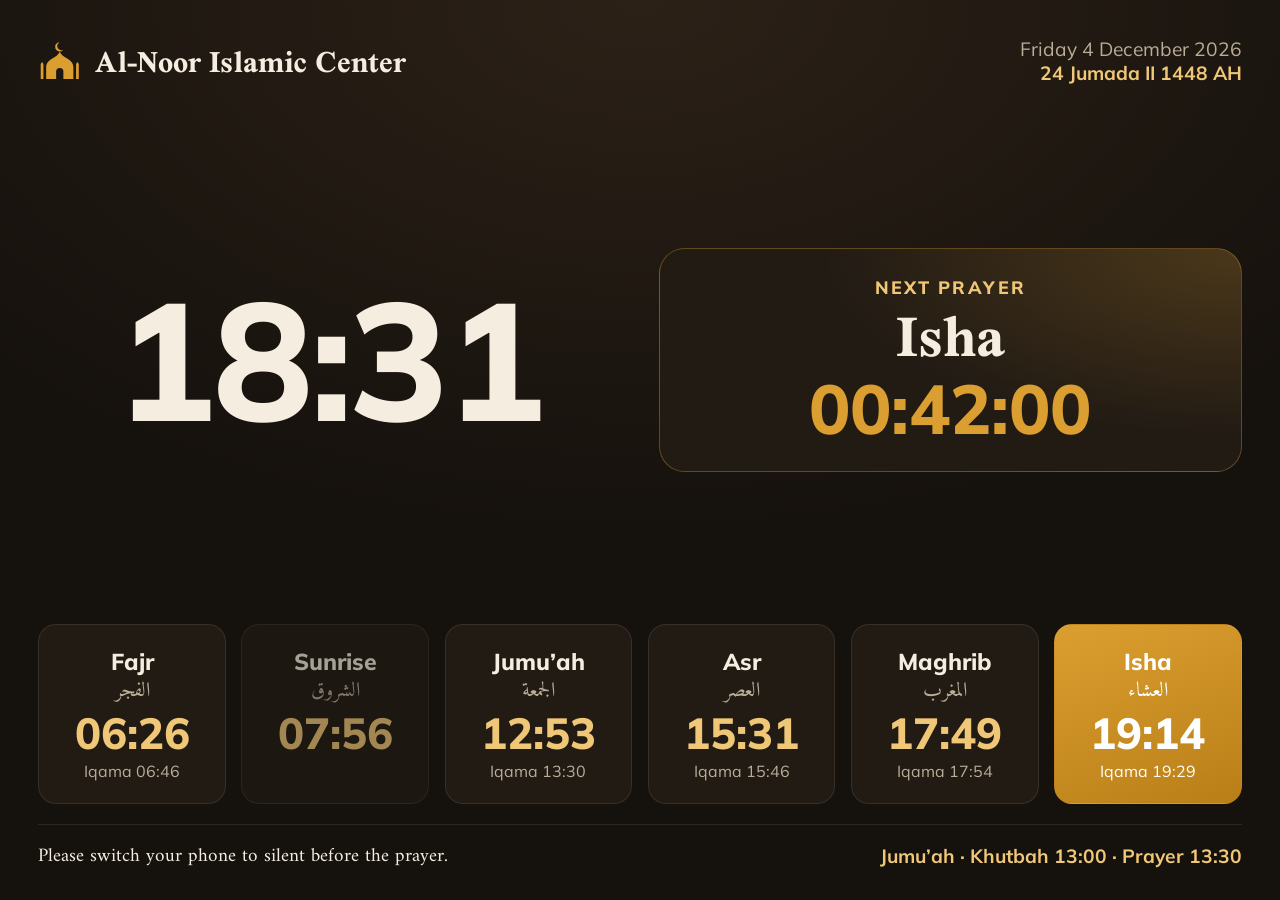
<file: display.html>
<!DOCTYPE html>
<html lang="en" dir="ltr">
<head>
  <meta charset="utf-8">
  <meta name="viewport" content="width=device-width, initial-scale=1">
  <title>Prayer times display</title>
  <meta name="robots" content="noindex">
  <link rel="icon" href="img/favicon.svg" type="image/svg+xml">
  <link rel="preconnect" href="https://fonts.googleapis.com">
  <link rel="preconnect" href="https://fonts.gstatic.com" crossorigin>
  <link href="https://fonts.googleapis.com/css2?family=Amiri:wght@400;700&family=Mulish:wght@400;600;700;800&family=Scheherazade+New:wght@700&family=Tajawal:wght@500;700&display=swap" rel="stylesheet">
  <link rel="stylesheet" href="css/display.css">
</head>
<body>
  <!--
    Mosque TV / screen mode. Open this page full screen (F11) on the prayer-hall screen.
    Language: display.html?lang=ar  (en | fr | ar)
    Everything comes from js/config.js — the same file as the website.
  -->
  <main class="board">
    <header class="top">
      <div class="brand"><svg viewBox="0 0 48 48" aria-hidden="true"><path fill="currentColor" d="M24 3.5a5.2 5.2 0 1 0 3.9 8.6 4.2 4.2 0 1 1-3.9-8.6Z"/><path fill="currentColor" d="M24 14c-1.2 3.4-5 5.6-8.6 7.8C11.9 24 9 26.6 9 31v13h30V31c0-4.4-2.9-7-6.4-9.2C29 19.6 25.2 17.4 24 14Zm-4 30v-8a4 4 0 0 1 8 0v8h-8Z"/><path fill="currentColor" d="M3 44V27.5l1.5-2 1.5 2V44H3Zm39 0V27.5l1.5-2 1.5 2V44h-3Z"/></svg><span id="name"></span></div>
      <div class="dates"><span id="greg"></span><span id="hijri"></span></div>
    </header>

    <section class="center">
      <div class="clock" id="clock">--:--</div>
      <div class="status">
        <p class="status__label" id="statusLabel"></p>
        <p class="status__name" id="statusName"></p>
        <p class="status__cd" id="statusCd">--:--:--</p>
      </div>
    </section>

    <ol class="row" id="row"></ol>

    <footer class="bottom">
      <p class="ticker" id="ticker"></p>
      <p class="jumuah" id="jumuah"></p>
    </footer>
  </main>
  <button class="fs" id="fs" type="button" aria-label="Full screen">⛶</button>

  <script src="js/config.js"></script>
  <script src="js/i18n.js"></script>
  <script src="js/praytimes.js"></script>
  <script src="js/display.js"></script>
</body>
</html>
</file>
<file: css/style.css>
/* ==========================================================
   Mosque template — styles
   Colours and fonts live in :root. Change them to rebrand.
   ========================================================== */
:root {
  --gold: #db9e30;
  --gold-600: #b97f17;
  --gold-300: #efc77a;
  --gold-50: #fbf3e2;
  --ink: #262626;
  --ink-2: #4b4740;
  --muted: #6f6a61;
  --line: #ece5d6;
  --cream: #fbf8f1;
  --paper: #ffffff;
  --night: #1c1712;
  --night-2: #261f18;
  --night-3: #31281f;
  --line-dark: rgba(255, 255, 255, .1);
  --text-dark: #f4ede0;
  --muted-dark: #b9ad98;
  --ok: #2f8f5b;
  --err: #c0392b;

  --font-head: "Scheherazade New", "Amiri", Georgia, serif;
  --font-body: "Mulish", system-ui, -apple-system, "Segoe UI", sans-serif;
  --font-ar: "Tajawal", "Mulish", system-ui, sans-serif;
  --font-verse: "Amiri", "Scheherazade New", serif;

  --radius: 20px;
  --radius-lg: 32px;
  --shadow: 0 10px 30px -12px rgba(60, 40, 10, .18);
  --shadow-lg: 0 30px 60px -20px rgba(60, 40, 10, .28);
  --header-h: 76px;
  --pattern: url("data:image/svg+xml,%3Csvg xmlns='http://www.w3.org/2000/svg' width='64' height='64' viewBox='0 0 64 64'%3E%3Cg fill='none' stroke='%23db9e30' stroke-opacity='.16'%3E%3Crect x='18' y='18' width='28' height='28'/%3E%3Crect x='18' y='18' width='28' height='28' transform='rotate(45 32 32)'/%3E%3Ccircle cx='32' cy='32' r='6'/%3E%3Cpath d='M0 0l18 18M64 0 46 18M0 64l18-18M64 64 46 46'/%3E%3C/g%3E%3C/svg%3E");
}

/* ---------- base ---------- */
*, *::before, *::after { box-sizing: border-box; }
[hidden] { display: none !important; }
html { scroll-behavior: smooth; scroll-padding-top: calc(var(--header-h) + 8px); -webkit-text-size-adjust: 100%; }
@media (prefers-reduced-motion: reduce) { html { scroll-behavior: auto; } *, *::before, *::after { animation-duration: .01ms !important; transition-duration: .01ms !important; } }
body { margin: 0; font-family: var(--font-body); font-size: 16px; line-height: 1.7; color: var(--ink-2); background: var(--paper); overflow-x: hidden; }
html[lang="ar"] body { font-family: var(--font-ar); font-size: 17px; }
body.no-scroll { overflow: hidden; }
img { max-width: 100%; height: auto; display: block; }
a { color: inherit; text-decoration: none; }
button, input, select, textarea { font: inherit; color: inherit; }
button { cursor: pointer; }
h1, h2, h3 { font-family: var(--font-head); color: var(--ink); line-height: 1.15; margin: 0 0 .5em; font-weight: 700; }
html[lang="ar"] h1, html[lang="ar"] h2, html[lang="ar"] h3 { font-family: "Amiri", var(--font-head); line-height: 1.4; }
h2 { font-size: clamp(2rem, 4.2vw, 3rem); }
h3 { font-size: 1.45rem; }
p { margin: 0 0 1em; }
svg { width: 1.2em; height: 1.2em; flex: none; }
:focus-visible { outline: 3px solid var(--gold); outline-offset: 3px; border-radius: 6px; }
.container { width: 100%; max-width: 1240px; margin-inline: auto; padding-inline: 16px; }
@media (min-width: 768px) { .container { padding-inline: 28px; } }
.skip { position: absolute; inset-inline-start: 12px; top: -60px; z-index: 100; background: var(--ink); color: #fff; padding: 10px 16px; border-radius: 10px; }
.skip:focus { top: 12px; }
.flip { transition: transform .25s; }
[dir="rtl"] .flip { transform: scaleX(-1); }
.pattern { background-color: var(--cream); background-image: var(--pattern); }
.pattern-soft { background-color: var(--cream); background-image: var(--pattern); }
.section { padding-block: clamp(72px, 10vw, 120px); }
.eyebrow { display: inline-flex; align-items: center; gap: 10px; margin: 0 0 10px; color: var(--gold-600); font-weight: 700; letter-spacing: .14em; text-transform: uppercase; font-size: .78rem; }
html[lang="ar"] .eyebrow { letter-spacing: 0; font-size: .95rem; }
.eyebrow::before { content: ""; width: 26px; height: 2px; background: currentColor; border-radius: 2px; }
.section-head { text-align: center; max-width: 720px; margin: 0 auto clamp(36px, 5vw, 56px); }
.section-head .eyebrow::after { content: ""; width: 26px; height: 2px; background: currentColor; border-radius: 2px; }
.section-head__lead { color: var(--muted); font-size: 1.05rem; }
.section-head--light h2 { color: var(--text-dark); }
.section-head--light .eyebrow { color: var(--gold-300); }
.section-head--light .section-head__lead { color: var(--muted-dark); }

/* ---------- buttons ---------- */
.btn { --b: var(--gold); display: inline-flex; align-items: center; justify-content: center; gap: 10px; min-height: 50px; padding: 12px 26px; border-radius: 999px; border: 2px solid transparent; font-weight: 700; font-size: .98rem; line-height: 1.2; transition: background-color .2s, color .2s, border-color .2s, transform .2s, box-shadow .2s; white-space: nowrap; }
.btn:hover { transform: translateY(-2px); }
.btn:hover .flip { transform: translateX(4px); }
[dir="rtl"] .btn:hover .flip { transform: scaleX(-1) translateX(4px); }
.btn--sm { min-height: 42px; padding: 8px 18px; font-size: .9rem; }
.btn--gold { background: var(--gold); color: #fff; box-shadow: 0 10px 24px -10px rgba(219, 158, 48, .8); }
.btn--gold:hover { background: var(--gold-600); }
.btn--ghost { border-color: var(--ink); color: var(--ink); }
.btn--ghost:hover { background: var(--ink); color: #fff; }
.btn--ghost-light { border-color: rgba(255, 255, 255, .6); color: #fff; }
.btn--ghost-light:hover { background: #fff; color: var(--ink); }
.btn--line { border-color: var(--line-dark); color: var(--text-dark); background: rgba(255, 255, 255, .04); }
.btn--line:hover, .btn--line[aria-pressed="true"] { border-color: var(--gold); color: var(--gold-300); }
.btn--line-dark { border-color: var(--line); color: var(--ink); }
.btn--line-dark:hover { border-color: var(--gold); color: var(--gold-600); }
.btn--whatsapp { background: #25d366; color: #fff; margin-top: 4px; }
.btn[disabled] { opacity: .6; pointer-events: none; }
.icon-btn { display: inline-grid; place-items: center; width: 46px; height: 46px; border-radius: 50%; border: 1px solid var(--line); background: var(--paper); color: var(--ink); transition: border-color .2s, color .2s; }
.icon-btn:hover { border-color: var(--gold); color: var(--gold-600); }
.icon-btn svg { width: 22px; height: 22px; }
.chip { display: inline-flex; align-items: center; gap: 8px; padding: 8px 14px; border-radius: 999px; border: 1px solid var(--line-dark); background: rgba(255, 255, 255, .05); color: var(--text-dark); font-size: .88rem; font-weight: 600; transition: border-color .2s, color .2s; }
.chip:hover { border-color: var(--gold); color: var(--gold-300); }

/* ---------- header ---------- */
.header { position: fixed; inset: 0 0 auto; z-index: 50; height: var(--header-h); display: flex; align-items: center; transition: background-color .3s, box-shadow .3s, height .3s; }
.header.is-scrolled { background: rgba(255, 255, 255, .92); backdrop-filter: saturate(1.4) blur(12px); -webkit-backdrop-filter: saturate(1.4) blur(12px); box-shadow: 0 1px 0 var(--line), 0 8px 24px -16px rgba(0, 0, 0, .2); }
.header__inner { display: flex; align-items: center; gap: 16px; }
.brand { display: inline-flex; align-items: center; gap: 10px; color: var(--ink); font-family: var(--font-head); font-weight: 700; font-size: 1.6rem; line-height: 1; }
html[lang="ar"] .brand { font-family: "Amiri", serif; }
.brand__mark { display: grid; place-items: center; width: 44px; height: 44px; border-radius: 14px; background: var(--gold); color: #fff; }
.brand__mark svg { width: 28px; height: 28px; }
.brand--light { color: #fff; }
.nav { margin-inline-start: auto; }
.nav__list { list-style: none; margin: 0; padding: 0; display: flex; gap: 4px; }
.nav__list a { position: relative; display: block; padding: 10px 14px; font-weight: 600; color: var(--ink); border-radius: 999px; transition: color .2s; }
.nav__list a::after { content: ""; position: absolute; inset-inline: 14px; bottom: 4px; height: 2px; background: var(--gold); transform: scaleX(0); transition: transform .25s; }
.nav__list a:hover, .nav__list a.is-active { color: var(--gold-600); }
.nav__list a.is-active::after, .nav__list a:hover::after { transform: scaleX(1); }
.nav__close, .nav__donate-m { display: none; }
.header__actions { display: flex; align-items: center; gap: 10px; }
.lang { display: inline-flex; padding: 3px; border-radius: 999px; background: rgba(255, 255, 255, .7); border: 1px solid var(--line); }
.lang button { border: 0; background: none; padding: 5px 10px; border-radius: 999px; font-size: .8rem; font-weight: 800; color: var(--muted); min-width: 36px; min-height: 32px; }
.lang button[lang="ar"] { font-family: var(--font-ar); font-size: .95rem; }
.lang button[aria-pressed="true"] { background: var(--ink); color: #fff; }
.nav-toggle { display: none; }
.nav-backdrop { position: fixed; inset: 0; z-index: 49; background: rgba(20, 15, 10, .5); }

@media (max-width: 1080px) {
  .nav-toggle { display: inline-grid; }
  .header__donate { display: none; }
  .nav { position: fixed; z-index: 60; top: 0; bottom: 0; inset-inline-end: 0; width: min(340px, 86vw); background: var(--paper); padding: 84px 24px 32px; transform: translateX(105%); transition: transform .35s cubic-bezier(.2, .8, .2, 1); display: flex; flex-direction: column; gap: 24px; box-shadow: var(--shadow-lg); overflow-y: auto; }
  [dir="rtl"] .nav { transform: translateX(-105%); }
  .nav.is-open { transform: none; }
  .nav__close { display: inline-grid; position: absolute; top: 18px; inset-inline-end: 18px; }
  .nav__list { flex-direction: column; gap: 2px; }
  .nav__list a { font-size: 1.15rem; padding: 12px 6px; border-bottom: 1px solid var(--line); border-radius: 0; }
  .nav__list a::after { display: none; }
  .nav__donate-m { display: inline-flex; }
  .header__actions { margin-inline-start: auto; }
}
@media (max-width: 420px) {
  .brand { font-size: 1.35rem; }
  .brand__mark { width: 40px; height: 40px; }
  .lang button { padding: 4px 7px; min-width: 30px; }
}

/* ---------- hero ---------- */
.hero { padding-top: calc(var(--header-h) + 8px); }
.hero__panel { position: relative; display: grid; gap: 40px; align-items: center; padding: clamp(36px, 6vw, 80px) clamp(20px, 5vw, 72px); border-radius: var(--radius-lg); overflow: hidden; }
.hero__panel::after { content: ""; position: absolute; inset-inline-end: -120px; top: -120px; width: 380px; height: 380px; border-radius: 50%; background: radial-gradient(circle, rgba(219, 158, 48, .22), transparent 70%); pointer-events: none; }
@media (min-width: 960px) { .hero__panel { grid-template-columns: 1.08fr .92fr; min-height: calc(100vh - var(--header-h) - 40px); max-height: 860px; } }
.hero__title { font-size: clamp(2.6rem, 6.4vw, 4.8rem); margin-bottom: .3em; }
.verse { font-family: var(--font-verse); font-size: clamp(1.45rem, 2.6vw, 2rem); line-height: 1.9; color: var(--gold-600); margin: 0 0 .2em; text-align: start; }
html[dir="ltr"] .verse { text-align: left; }
.verse-tr { font-style: italic; color: var(--muted); font-size: .98rem; margin-bottom: 1.4em; }
html[lang="ar"] .verse-tr { font-style: normal; font-size: .9rem; }
.hero__text { font-size: 1.08rem; max-width: 560px; }
.hero__cta { display: flex; flex-wrap: wrap; gap: 12px; margin-top: 28px; }
.hero__media { position: relative; justify-self: center; width: min(100%, 480px); }
.arch { overflow: hidden; border-radius: 999px 999px var(--radius) var(--radius); background: var(--gold-50); }
.arch img { width: 100%; height: 100%; object-fit: cover; transition: transform .8s cubic-bezier(.2, .8, .2, 1); }
.arch--hero { aspect-ratio: 780 / 840; border: 10px solid #fff; box-shadow: var(--shadow-lg); }
.arch--hero:hover img { transform: scale(1.04); }
.next-card { position: absolute; inset-inline-start: -24px; bottom: 36px; display: grid; gap: 2px; padding: 16px 22px; min-width: 210px; border-radius: 18px; background: var(--night); color: var(--text-dark); box-shadow: var(--shadow-lg); transition: transform .25s; }
.next-card:hover { transform: translateY(-4px); }
.next-card__label { font-size: .75rem; letter-spacing: .14em; text-transform: uppercase; color: var(--gold-300); font-weight: 700; }
html[lang="ar"] .next-card__label { letter-spacing: 0; font-size: .85rem; }
.next-card__name { font-family: var(--font-head); font-size: 1.8rem; line-height: 1.1; }
.next-card__time { font-variant-numeric: tabular-nums; color: var(--muted-dark); font-size: .92rem; }
@media (max-width: 600px) { .next-card { inset-inline-start: 50%; transform: translateX(-50%); bottom: -28px; min-width: 240px; text-align: center; } [dir="rtl"] .next-card { transform: translateX(50%); } .next-card:hover { transform: translateX(-50%); } [dir="rtl"] .next-card:hover { transform: translateX(50%); } .hero__media { margin-bottom: 28px; } }

/* ---------- prayer section ---------- */
.prayer { position: relative; margin-top: clamp(60px, 8vw, 100px); padding-block: clamp(72px, 9vw, 110px); background: var(--night); color: var(--text-dark); overflow: hidden; }
.prayer::before { content: ""; position: absolute; inset: 0; background-image: var(--pattern); opacity: .55; pointer-events: none; mask-image: linear-gradient(180deg, #000, transparent 70%); -webkit-mask-image: linear-gradient(180deg, #000, transparent 70%); }
.prayer > .container { position: relative; }
.card-dark { background: linear-gradient(180deg, var(--night-2), rgba(38, 31, 24, .85)); border: 1px solid var(--line-dark); border-radius: var(--radius); padding: clamp(20px, 3vw, 32px); margin: 0; }
.card-dark h3 { color: var(--text-dark); font-size: 1.35rem; margin-bottom: .3em; }
.prayer__top { display: grid; gap: 20px; }
@media (min-width: 960px) { .prayer__top { grid-template-columns: 1.15fr .85fr; } }
.now { display: flex; flex-direction: column; gap: 22px; }
.loc { display: grid; gap: 14px; }
.loc__current { display: flex; align-items: center; gap: 12px; }
.loc__current > svg { width: 38px; height: 38px; padding: 9px; border-radius: 12px; background: rgba(219, 158, 48, .14); color: var(--gold-300); }
.loc__kind { display: block; color: var(--muted-dark); font-size: .8rem; text-transform: uppercase; letter-spacing: .12em; }
html[lang="ar"] .loc__kind { letter-spacing: 0; }
.loc__name { font-size: 1.15rem; color: #fff; }
.loc__tools { display: flex; flex-wrap: wrap; gap: 8px; }
.search { position: relative; display: flex; align-items: center; gap: 8px; padding: 5px; padding-inline-start: 14px; border-radius: 999px; background: rgba(255, 255, 255, .06); border: 1px solid var(--line-dark); }
.search:focus-within { border-color: var(--gold); }
.search > svg { color: var(--muted-dark); }
.search input { flex: 1; min-width: 0; border: 0; background: none; outline: none; color: #fff; padding: 8px 0; }
.search input::placeholder { color: var(--muted-dark); }
.search input::-webkit-search-cancel-button { filter: invert(1); }
.search__results { position: absolute; z-index: 5; top: calc(100% + 8px); inset-inline: 0; margin: 0; padding: 6px; list-style: none; background: var(--paper); color: var(--ink); border-radius: 16px; box-shadow: var(--shadow-lg); max-height: 300px; overflow-y: auto; }
.search__results li[data-i] { display: grid; padding: 10px 14px; border-radius: 10px; cursor: pointer; }
.search__results li[data-i]:hover, .search__results li[data-i]:focus { background: var(--gold-50); outline: none; }
.search__results small { color: var(--muted); }
.search__empty { padding: 10px 14px; color: var(--muted); }
.loc__status { margin: 0; min-height: 1.2em; color: var(--gold-300); font-size: .9rem; }
.loc__status:empty { display: none; }
.dates { display: flex; flex-wrap: wrap; align-items: center; gap: 6px 12px; color: var(--muted-dark); font-weight: 600; }
.dates__dot { width: 5px; height: 5px; border-radius: 50%; background: var(--gold); }
.dates__hijri { color: var(--gold-300); }
.next { padding: 22px; border-radius: 18px; background: radial-gradient(120% 140% at 100% 0, rgba(219, 158, 48, .28), transparent 60%), rgba(255, 255, 255, .03); border: 1px solid rgba(219, 158, 48, .3); }
.next p { margin: 0; }
.next__label { color: var(--gold-300); font-weight: 700; font-size: .85rem; letter-spacing: .1em; text-transform: uppercase; }
html[lang="ar"] .next__label { letter-spacing: 0; font-size: .95rem; }
.next__name { font-family: var(--font-head); font-size: clamp(2.4rem, 5vw, 3.4rem); color: #fff; line-height: 1.15; }
html[lang="ar"] .next__name { font-family: "Amiri", serif; }
.next__countdown { font-size: clamp(2.2rem, 6vw, 3.4rem); font-weight: 800; letter-spacing: .04em; font-variant-numeric: tabular-nums; color: var(--gold); line-height: 1.1; direction: ltr; text-align: start; }
html[dir="rtl"] .next__countdown { text-align: right; }
.next__at { display: inline-flex; align-items: center; gap: 8px; color: var(--muted-dark); margin-top: 6px !important; }
.now__actions { display: flex; flex-wrap: wrap; gap: 10px; margin-top: auto; }

.dial-card { display: grid; place-items: center; gap: 6px; }
.dial-card__title { justify-self: start; color: var(--muted-dark); font-weight: 700; font-size: .85rem; letter-spacing: .12em; text-transform: uppercase; }
html[lang="ar"] .dial-card__title { letter-spacing: 0; font-size: .95rem; }
.dial { width: 100%; max-width: 400px; height: auto; overflow: visible; }
.dial__night { fill: none; stroke: #3a3027; stroke-width: 16; }
.dial__day { fill: none; stroke: url(#dayGrad); stroke-width: 16; stroke-linecap: round; }
.dial__twilight { fill: none; stroke: #8a6a3b; stroke-width: 16; opacity: .75; }
.dial__tick { stroke: #5b4d3e; stroke-width: 1.5; }
.dial__tick--major { stroke: #8f7c62; stroke-width: 2; }
.dial__dot { fill: var(--night); stroke: var(--gold-300); stroke-width: 3; transition: r .3s; }
.dial__dot.is-next { fill: var(--gold); stroke: #fff; r: 8; }
.dial__label { fill: var(--muted-dark); font-size: 12px; font-weight: 700; font-family: var(--font-body); }
html[lang="ar"] .dial__label { font-family: var(--font-ar); font-size: 13px; }
.dial__label.is-next { fill: var(--gold-300); }
.dial__hand { stroke: rgba(255, 255, 255, .35); stroke-width: 2; stroke-dasharray: 3 5; }
.dial__sun { fill: #fff; stroke: var(--gold); stroke-width: 4; filter: drop-shadow(0 0 8px rgba(255, 210, 120, .9)); }
.dial__face { fill: var(--night); stroke: var(--line-dark); }
.dial__clock { fill: #fff; font-size: 30px; font-weight: 800; font-family: var(--font-body); font-variant-numeric: tabular-nums; }
.dial__sub { fill: var(--gold-300); font-size: 12px; font-weight: 600; font-family: var(--font-body); }
html[lang="ar"] .dial__sub { font-family: var(--font-ar); font-size: 13px; }

.times { list-style: none; margin: 20px 0; padding: 0; display: grid; gap: 12px; grid-template-columns: repeat(2, 1fr); }
@media (min-width: 640px) { .times { grid-template-columns: repeat(3, 1fr); } }
@media (min-width: 1080px) { .times { grid-template-columns: repeat(6, 1fr); } }
.time { position: relative; display: grid; gap: 2px; padding: 18px 18px 16px; border-radius: 18px; background: var(--night-2); border: 1px solid var(--line-dark); transition: transform .25s, border-color .25s, background-color .25s; }
.time:hover { transform: translateY(-3px); border-color: rgba(219, 158, 48, .45); }
.time__name { font-weight: 700; color: #fff; }
.time__ar { font-family: "Amiri", serif; color: var(--muted-dark); font-size: .95rem; line-height: 1.3; }
html[lang="ar"] .time__ar { display: none; }
.time__at { font-size: 1.7rem; font-weight: 800; color: var(--gold-300); font-variant-numeric: tabular-nums; line-height: 1.3; }
.time__iqama { font-size: .82rem; color: var(--muted-dark); }
.time[data-key="sunrise"] { opacity: .75; }
.time.is-current { border-color: rgba(219, 158, 48, .5); }
.time.is-next { background: linear-gradient(160deg, var(--gold), var(--gold-600)); border-color: transparent; box-shadow: 0 18px 40px -18px rgba(219, 158, 48, .9); }
.time.is-next .time__name, .time.is-next .time__at, .time.is-next .time__ar, .time.is-next .time__iqama { color: #fff; }
.time.is-next::after { content: ""; position: absolute; top: 14px; inset-inline-end: 14px; width: 10px; height: 10px; border-radius: 50%; background: #fff; box-shadow: 0 0 0 0 rgba(255, 255, 255, .7); animation: ping 1.8s infinite; }
@keyframes ping { 70% { box-shadow: 0 0 0 10px rgba(255, 255, 255, 0); } 100% { box-shadow: 0 0 0 0 rgba(255, 255, 255, 0); } }

.prayer__bottom { display: grid; gap: 20px; }
@media (min-width: 860px) { .prayer__bottom { grid-template-columns: .8fr 1.2fr 1fr; align-items: start; } }
.jumuah dl { margin: 10px 0 0; display: grid; gap: 10px; }
.jumuah dl div { display: flex; justify-content: space-between; padding-bottom: 10px; border-bottom: 1px dashed var(--line-dark); }
.jumuah dt { color: var(--muted-dark); }
.jumuah dd { margin: 0; font-weight: 800; color: var(--gold-300); font-size: 1.2rem; font-variant-numeric: tabular-nums; }
.qibla { display: flex; gap: 20px; align-items: center; }
.qibla p { margin: 0 0 10px; color: var(--muted-dark); }
.qibla__dial { flex: none; width: 116px; }
#qiblaRose { width: 116px; height: 116px; transition: transform .3s ease-out; }
.qr-ring { fill: var(--night); stroke: var(--line-dark); stroke-width: 2; }
.qr-ticks line { stroke: #6b5b47; stroke-width: 1.5; }
.qr-n { fill: var(--muted-dark); font-size: 11px; font-weight: 800; text-anchor: middle; font-family: var(--font-body); }
.qr-needle { fill: var(--gold); }
.qr-hub { fill: #fff; }
.qibla__hint { font-size: .85rem; }
.settings summary { cursor: pointer; font-weight: 700; color: #fff; list-style: none; display: flex; justify-content: space-between; align-items: center; }
.settings summary::-webkit-details-marker { display: none; }
.settings summary::after { content: "+"; font-size: 1.4rem; color: var(--gold-300); transition: transform .2s; }
.settings[open] summary::after { transform: rotate(45deg); }
.settings__grid { display: grid; gap: 12px; margin-top: 16px; }
.settings label { display: grid; gap: 4px; font-size: .85rem; color: var(--muted-dark); }
.settings select { width: 100%; padding: 10px 12px; border-radius: 12px; background: var(--night-3); border: 1px solid var(--line-dark); color: #fff; }
.prayer__note { margin: 20px 0 0; color: var(--muted-dark); font-size: .88rem; text-align: center; }

/* ---------- about ---------- */
.about__grid { display: grid; gap: clamp(40px, 6vw, 80px); align-items: center; }
@media (min-width: 960px) { .about__grid { grid-template-columns: 1fr 1fr; } }
.about__media { position: relative; padding-inline-end: 22%; padding-bottom: 12%; max-width: 560px; }
.arch--a1 { aspect-ratio: 570 / 720; box-shadow: var(--shadow-lg); }
.arch--a2 { position: absolute; inset-inline-end: 0; bottom: 0; width: 48%; aspect-ratio: 350 / 480; border: 8px solid #fff; box-shadow: var(--shadow-lg); }
.about__content p { font-size: 1.05rem; }
.checks { list-style: none; padding: 0; margin: 24px 0 32px; display: grid; gap: 12px; }
@media (min-width: 560px) { .checks { grid-template-columns: 1fr 1fr; } }
.checks li { display: flex; gap: 10px; align-items: flex-start; font-weight: 600; color: var(--ink); line-height: 1.4; }
.checks svg { width: 22px; height: 22px; padding: 4px; border-radius: 50%; background: var(--gold-50); color: var(--gold-600); }
.about__cta { display: flex; flex-wrap: wrap; align-items: center; gap: 24px; }
.call { display: inline-flex; align-items: center; gap: 12px; }
.call__icon { display: grid; place-items: center; width: 50px; height: 50px; border-radius: 50%; border: 1px dashed var(--gold); color: var(--gold-600); }
.call small { display: block; color: var(--muted); line-height: 1.2; }
.call strong { color: var(--ink); font-size: 1.1rem; }

/* ---------- pillars ---------- */
.pillars__list { list-style: none; margin: 0; padding: 0; display: grid; grid-template-columns: repeat(5, 1fr); gap: 22px; }
.pillar { text-align: center; }
.pillar .arch { aspect-ratio: 4 / 5; box-shadow: var(--shadow); margin-bottom: 16px; }
.pillar:hover .arch img { transform: scale(1.07); }
.pillar__ar { display: block; font-family: "Amiri", serif; color: var(--gold-600); font-size: 1.25rem; line-height: 1.2; }
html[lang="ar"] .pillar__ar { display: none; }
.pillar h3 { margin: 2px 0 2px; }
.pillar p { color: var(--muted); font-size: .92rem; margin: 0; }
@media (max-width: 960px) {
  .pillars__list { grid-template-columns: none; grid-auto-flow: column; grid-auto-columns: minmax(200px, 42%); overflow-x: auto; scroll-snap-type: x mandatory; padding-bottom: 14px; margin-inline: -16px; padding-inline: 16px; scrollbar-width: thin; }
  .pillar { scroll-snap-align: center; }
}
@media (max-width: 520px) { .pillars__list { grid-auto-columns: 68%; } }

/* ---------- services ---------- */
.services__grid { display: grid; gap: 22px; }
@media (min-width: 640px) { .services__grid { grid-template-columns: repeat(2, 1fr); } }
@media (min-width: 1024px) { .services__grid { grid-template-columns: repeat(3, 1fr); } }
.service { position: relative; padding: 32px 28px; border-radius: var(--radius); background: var(--paper); border: 1px solid var(--line); transition: transform .3s, box-shadow .3s, border-color .3s; overflow: hidden; }
.service::before { content: ""; position: absolute; inset: auto 0 0; height: 4px; background: var(--gold); transform: scaleX(0); transform-origin: left; transition: transform .35s; }
[dir="rtl"] .service::before { transform-origin: right; }
.service:hover { transform: translateY(-6px); box-shadow: var(--shadow-lg); border-color: transparent; }
.service:hover::before { transform: scaleX(1); }
.service__num { position: absolute; top: 18px; inset-inline-end: 24px; font-family: var(--font-head); font-size: 3.4rem; line-height: 1; color: transparent; -webkit-text-stroke: 1px var(--line); }
.service__icon { display: grid; place-items: center; width: 64px; height: 64px; border-radius: 18px; background: var(--gold-50); color: var(--gold-600); margin-bottom: 20px; transition: background-color .3s, color .3s; }
.service__icon svg { width: 30px; height: 30px; }
.service:hover .service__icon { background: var(--gold); color: #fff; }
.service p { color: var(--muted); margin: 0; }

/* ---------- donate ---------- */
.donate { position: relative; padding-block: clamp(80px, 10vw, 130px); color: #fff; background: #1a130b url("../img/support-bg.webp") center / cover no-repeat; }
.donate::before { content: ""; position: absolute; inset: 0; background: linear-gradient(90deg, rgba(20, 14, 8, .94) 0%, rgba(20, 14, 8, .8) 50%, rgba(20, 14, 8, .35) 100%); }
[dir="rtl"] .donate::before { background: linear-gradient(-90deg, rgba(20, 14, 8, .94) 0%, rgba(20, 14, 8, .8) 50%, rgba(20, 14, 8, .35) 100%); }
.donate__inner { position: relative; }
.donate__content { max-width: 640px; }
.donate h2 { color: #fff; }
.verse--light { color: var(--gold-300); }
.verse-tr--light { color: #d9cfbf; }
.stats { display: grid; grid-template-columns: repeat(2, 1fr); gap: 18px; margin: 30px 0 34px; }
@media (min-width: 640px) { .stats { grid-template-columns: repeat(4, 1fr); } }
.stat { padding-inline-start: 14px; border-inline-start: 2px solid var(--gold); }
.stat strong { display: block; font-size: clamp(1.8rem, 3.6vw, 2.4rem); font-weight: 800; line-height: 1.1; font-variant-numeric: tabular-nums; }
.stat span { color: #d9cfbf; font-size: .9rem; }
.donate__cta { display: flex; flex-wrap: wrap; gap: 12px; }

/* ---------- programme ---------- */
.programme__list { list-style: none; margin: 0 auto; padding: 0; display: grid; gap: 14px; max-width: 980px; }
.prog { display: grid; gap: 12px; align-items: center; padding: 20px 24px; border-radius: var(--radius); background: var(--paper); border: 1px solid var(--line); transition: border-color .25s, transform .25s, box-shadow .25s; }
.prog:hover { border-color: var(--gold); transform: translateY(-2px); box-shadow: var(--shadow); }
@media (min-width: 760px) { .prog { grid-template-columns: 220px 1fr auto; gap: 24px; } }
.prog__days { display: flex; flex-wrap: wrap; gap: 6px; }
.prog__days span { padding: 4px 12px; border-radius: 999px; background: var(--gold-50); color: var(--gold-600); font-weight: 700; font-size: .85rem; text-transform: capitalize; }
.prog__body h3 { margin: 0; font-size: 1.35rem; }
.prog__body p { margin: 0; color: var(--muted); font-size: .95rem; }
.prog__time { display: inline-flex; align-items: center; gap: 8px; font-weight: 700; color: var(--ink); white-space: nowrap; }
.prog__time svg { color: var(--gold); }

/* ---------- events ---------- */
.events__grid { display: grid; gap: 24px; }
@media (min-width: 720px) { .events__grid { grid-template-columns: repeat(2, 1fr); } }
@media (min-width: 1080px) { .events__grid { grid-template-columns: repeat(3, 1fr); } }
.event { display: flex; flex-direction: column; border-radius: var(--radius); overflow: hidden; background: var(--paper); border: 1px solid var(--line); transition: transform .3s, box-shadow .3s; }
.event:hover { transform: translateY(-6px); box-shadow: var(--shadow-lg); }
.event__media { position: relative; aspect-ratio: 16 / 10; overflow: hidden; }
.event__media img { width: 100%; height: 100%; object-fit: cover; transition: transform .8s; }
.event:hover .event__media img { transform: scale(1.06); }
.event__date { position: absolute; top: 16px; inset-inline-start: 16px; display: grid; place-items: center; width: 68px; padding: 8px 4px; border-radius: 14px; background: #fff; color: var(--muted); font-size: .8rem; font-weight: 700; text-transform: uppercase; line-height: 1.1; box-shadow: var(--shadow); }
.event__date strong { font-family: var(--font-head); font-size: 1.9rem; color: var(--gold-600); }
.event__body { display: flex; flex-direction: column; gap: 14px; padding: 22px 24px 26px; flex: 1; }
.event__body h3 { margin: 0; }
.event__meta { list-style: none; margin: 0; padding: 0; display: grid; gap: 6px; color: var(--muted); font-size: .92rem; }
.event__meta li { display: flex; gap: 8px; align-items: flex-start; }
.event__meta svg { color: var(--gold); margin-top: 3px; }
.cd { display: grid; grid-template-columns: repeat(4, 1fr); gap: 8px; margin-top: auto; direction: ltr; }
.cd div { display: grid; place-items: center; padding: 8px 4px; border-radius: 12px; background: var(--cream); border: 1px solid var(--line); }
.cd strong { font-size: 1.35rem; color: var(--ink); font-variant-numeric: tabular-nums; line-height: 1.2; }
.cd span { font-size: .72rem; color: var(--muted); text-transform: uppercase; letter-spacing: .06em; }
.event .btn { align-self: flex-start; }
.events__none { text-align: center; color: var(--muted); grid-column: 1 / -1; }

/* ---------- contact ---------- */
.contact__grid { display: grid; gap: 28px; }
@media (min-width: 960px) { .contact__grid { grid-template-columns: .9fr 1.1fr; } }
.contact__info { display: grid; gap: 18px; align-content: start; }
.info-list { list-style: none; margin: 0; padding: 0; display: grid; gap: 12px; }
@media (min-width: 560px) and (max-width: 959px) { .info-list { grid-template-columns: 1fr 1fr; } }
.info-list li { display: flex; gap: 14px; align-items: flex-start; padding: 16px 18px; border-radius: 18px; background: var(--paper); border: 1px solid var(--line); }
.info-list__icon { display: grid; place-items: center; width: 44px; height: 44px; border-radius: 12px; background: var(--gold-50); color: var(--gold-600); flex: none; }
.info-list small { display: block; color: var(--muted); font-size: .82rem; }
.info-list strong { color: var(--ink); word-break: break-word; line-height: 1.4; display: block; }
.info-list a:hover strong { color: var(--gold-600); }
.link { color: var(--gold-600); font-weight: 700; font-size: .9rem; }
.link:hover { text-decoration: underline; }
.map { border-radius: var(--radius); overflow: hidden; border: 1px solid var(--line); aspect-ratio: 16 / 9; background: var(--gold-50); }
.map iframe { width: 100%; height: 100%; border: 0; display: block; }
.form { display: grid; gap: 16px; padding: clamp(24px, 4vw, 40px); border-radius: var(--radius-lg); background: var(--paper); box-shadow: var(--shadow-lg); align-content: start; }
.form__row { display: grid; gap: 16px; }
@media (min-width: 560px) { .form__row { grid-template-columns: 1fr 1fr; } }
.form label { display: grid; gap: 6px; font-weight: 700; font-size: .9rem; color: var(--ink); }
.form input, .form textarea { width: 100%; padding: 14px 16px; border-radius: 14px; border: 1px solid var(--line); background: var(--cream); font-weight: 400; transition: border-color .2s, background-color .2s, box-shadow .2s; }
.form input:focus, .form textarea:focus { outline: none; border-color: var(--gold); background: #fff; box-shadow: 0 0 0 4px rgba(219, 158, 48, .15); }
.form .is-invalid { border-color: var(--err); background: #fff6f5; }
.form textarea { resize: vertical; min-height: 150px; }
.form .btn { justify-self: start; }
.form__status { margin: 0; font-weight: 600; }
.form__status:empty { display: none; }
.form__status.is-ok { color: var(--ok); }
.form__status.is-err { color: var(--err); }
.form .hp { position: absolute !important; width: 1px; padding: 0; border: 0; height: 1px; overflow: hidden; clip-path: inset(50%); opacity: 0; }

/* ---------- footer ---------- */
.footer { background: var(--night); color: var(--muted-dark); padding-top: clamp(60px, 8vw, 90px); }
.footer h3 { color: #fff; font-size: 1.35rem; margin-bottom: 18px; }
.footer__grid { display: grid; gap: 40px; padding-bottom: 48px; }
@media (min-width: 640px) { .footer__grid { grid-template-columns: 1fr 1fr; } }
@media (min-width: 1024px) { .footer__grid { grid-template-columns: 1.3fr .8fr 1fr 1.1fr; } }
.footer__brand p { margin: 18px 0; max-width: 340px; }
.social { list-style: none; margin: 0; padding: 0; display: flex; gap: 10px; }
.social a { display: grid; place-items: center; width: 42px; height: 42px; border-radius: 50%; border: 1px solid var(--line-dark); color: #fff; transition: background-color .2s, border-color .2s; }
.social a:hover { background: var(--gold); border-color: var(--gold); }
.social svg { width: 18px; height: 18px; }
.footer__links, .footer__times, .footer__contact { list-style: none; margin: 0; padding: 0; display: grid; gap: 10px; }
.footer__links a:hover, .footer__contact a:hover { color: var(--gold-300); }
.footer__times li { display: flex; justify-content: space-between; padding-bottom: 8px; border-bottom: 1px dashed var(--line-dark); }
.footer__times strong { color: var(--gold-300); font-variant-numeric: tabular-nums; }
.footer__contact li { display: flex; gap: 10px; align-items: flex-start; }
.footer__contact svg { color: var(--gold); margin-top: 4px; }
.footer__bottom { border-top: 1px solid var(--line-dark); padding-block: 22px 96px; text-align: center; font-size: .9rem; }
@media (min-width: 768px) { .footer__bottom { padding-bottom: 24px; } }
.footer__bottom p { margin: 0; }

/* ---------- floating ---------- */
.next-pill { position: fixed; z-index: 40; bottom: 16px; inset-inline-start: 16px; display: inline-flex; align-items: center; gap: 10px; padding: 10px 18px; border-radius: 999px; background: var(--night); color: #fff; font-weight: 700; box-shadow: var(--shadow-lg); border: 1px solid rgba(219, 158, 48, .45); transform: translateY(150%); opacity: 0; transition: transform .35s, opacity .35s; }
.next-pill svg { color: var(--gold); }
.next-pill strong { color: var(--gold-300); font-variant-numeric: tabular-nums; direction: ltr; }
.next-pill.is-visible { transform: none; opacity: 1; }
.to-top { position: fixed; z-index: 40; bottom: 16px; inset-inline-end: 16px; display: grid; place-items: center; width: 48px; height: 48px; border-radius: 50%; background: var(--gold); color: #fff; box-shadow: var(--shadow-lg); transform: translateY(150%); opacity: 0; transition: transform .35s, opacity .35s, background-color .2s; }
.to-top:hover { background: var(--gold-600); }
.to-top.is-visible { transform: none; opacity: 1; }

/* ---------- monthly dialog ---------- */
.month { width: min(980px, calc(100vw - 24px)); max-height: calc(100vh - 40px); padding: 0; border: 0; border-radius: var(--radius); box-shadow: var(--shadow-lg); color: var(--ink-2); }
.month::backdrop { background: rgba(20, 15, 10, .6); backdrop-filter: blur(4px); }
.month[open] { display: flex; flex-direction: column; }
.month__head { display: flex; justify-content: space-between; align-items: flex-start; gap: 16px; padding: 22px 24px; border-bottom: 1px solid var(--line); }
.month__head h2 { font-size: 1.7rem; margin: 0; }
.month__head p { margin: 0; color: var(--muted); font-size: .92rem; }
.month__actions { display: flex; gap: 10px; align-items: center; }
.month__scroll { overflow: auto; }
.month__table { width: 100%; border-collapse: collapse; font-variant-numeric: tabular-nums; font-size: .92rem; }
.month__table th, .month__table td { padding: 10px 12px; text-align: start; border-bottom: 1px solid var(--line); white-space: nowrap; }
.month__table thead th { position: sticky; top: 0; background: var(--cream); color: var(--ink); font-weight: 800; z-index: 1; }
.month__table td small { color: var(--muted); }
.month__table tr.is-today td { background: var(--gold-50); font-weight: 700; }
.month__table td:first-child strong { display: inline-block; min-width: 1.5em; }

/* ---------- reveal ---------- */
.js [data-reveal] { opacity: 0; transform: translateY(26px); transition: opacity .8s cubic-bezier(.2, .8, .2, 1), transform .8s cubic-bezier(.2, .8, .2, 1); }
.js [data-reveal].is-in { opacity: 1; transform: none; }
.services__grid [data-reveal]:nth-child(3n+2), .events__grid [data-reveal]:nth-child(3n+2) { transition-delay: .08s; }
.services__grid [data-reveal]:nth-child(3n), .events__grid [data-reveal]:nth-child(3n) { transition-delay: .16s; }

/* ---------- print: monthly timetable only ---------- */
@media print {
  body.printing-month > *:not(.month) { display: none !important; }
  body.printing-month .month { position: static; display: block; width: 100%; max-height: none; box-shadow: none; }
  body.printing-month .month__actions { display: none; }
  body.printing-month .month__scroll { overflow: visible; }
  .month__table th, .month__table td { padding: 5px 8px; }
}
.no-scroll .header { backdrop-filter: none; -webkit-backdrop-filter: none; }
</file>
<file: css/display.css>
/* TV display for the prayer hall — scales with the screen size (vw/vh units). */
:root { --gold: #db9e30; --gold-l: #f0c777; --bg: #15110d; --card: #221b14; --line: rgba(255, 255, 255, .09); --text: #f4ede0; --muted: #b9ad98; }
* { box-sizing: border-box; }
html, body { margin: 0; height: 100%; background: var(--bg); color: var(--text); font-family: "Mulish", system-ui, sans-serif; overflow: hidden; }
html[lang="ar"] body { font-family: "Tajawal", system-ui, sans-serif; }
body { background: radial-gradient(70% 60% at 50% 0, #2c2117, var(--bg)); cursor: none; }
body:hover { cursor: default; }
.board { height: 100%; display: grid; grid-template-rows: auto 1fr auto auto; gap: 2.2vh; padding: 3vh 3vw; }
.top { display: flex; justify-content: space-between; align-items: center; gap: 2vw; }
.brand { display: flex; align-items: center; gap: 1vw; font: 700 clamp(18px, 2.6vw, 54px) "Scheherazade New", serif; }
html[lang="ar"] .brand { font-family: "Amiri", serif; }
.brand svg { width: 3.4vw; min-width: 28px; color: var(--gold); }
.dates { display: grid; text-align: end; font-size: clamp(13px, 1.5vw, 32px); color: var(--muted); }
.dates span:last-child { color: var(--gold-l); font-weight: 700; }
.center { display: grid; grid-template-columns: 1fr 1fr; align-items: center; gap: 3vw; }
.clock { font: 800 clamp(60px, 13vw, 300px) / 1 "Mulish", sans-serif; font-variant-numeric: tabular-nums; letter-spacing: -.02em; direction: ltr; text-align: center; }
.status { text-align: center; padding: 3vh 2vw; border-radius: 2vw; border: 1px solid rgba(219, 158, 48, .35); background: radial-gradient(120% 140% at 100% 0, rgba(219, 158, 48, .22), transparent 60%), var(--card); }
.status p { margin: 0; }
.status__label { color: var(--gold-l); font-weight: 800; text-transform: uppercase; letter-spacing: .12em; font-size: clamp(12px, 1.4vw, 30px); }
html[lang="ar"] .status__label { letter-spacing: 0; }
.status__name { font: 700 clamp(30px, 5vw, 120px) / 1.2 "Scheherazade New", serif; }
html[lang="ar"] .status__name { font-family: "Amiri", serif; }
.status__cd { font: 800 clamp(30px, 5.4vw, 130px) / 1 "Mulish", sans-serif; color: var(--gold); font-variant-numeric: tabular-nums; direction: ltr; }
.status.is-iqama { border-color: var(--gold); animation: glow 2s ease-in-out infinite; }
@keyframes glow { 50% { box-shadow: 0 0 4vw rgba(219, 158, 48, .45); } }
.row { list-style: none; margin: 0; padding: 0; display: grid; grid-template-columns: repeat(6, 1fr); gap: 1.2vw; }
.p { display: grid; gap: .4vh; text-align: center; padding: 2.4vh 1vw; border-radius: 1.4vw; background: var(--card); border: 1px solid var(--line); }
.p__name { font-weight: 800; font-size: clamp(14px, 1.8vw, 40px); }
.p__ar { font-family: "Amiri", serif; color: var(--muted); font-size: clamp(13px, 1.6vw, 36px); line-height: 1.2; }
html[lang="ar"] .p__ar { display: none; }
.p__time { font: 800 clamp(22px, 3.4vw, 80px) / 1.15 "Mulish", sans-serif; color: var(--gold-l); font-variant-numeric: tabular-nums; }
.p__iq { color: var(--muted); font-size: clamp(11px, 1.25vw, 28px); }
.p--sun { opacity: .65; }
.p.is-next { background: linear-gradient(160deg, var(--gold), #b97f17); border-color: transparent; }
.p.is-next .p__name, .p.is-next .p__time, .p.is-next .p__iq, .p.is-next .p__ar { color: #fff; }
.bottom { display: flex; justify-content: space-between; align-items: center; gap: 2vw; padding-top: 1.6vh; border-top: 1px solid var(--line); font-size: clamp(13px, 1.5vw, 34px); }
.bottom p { margin: 0; }
.ticker { color: var(--text); font-family: "Amiri", serif; transition: opacity .8s; }
.ticker.is-fading { opacity: 0; }
.jumuah { color: var(--gold-l); font-weight: 700; white-space: nowrap; }
.fs { position: fixed; right: 12px; bottom: 12px; width: 44px; height: 44px; border-radius: 50%; border: 1px solid var(--line); background: var(--card); color: var(--text); font-size: 20px; opacity: 0; transition: opacity .3s; cursor: pointer; }
body:hover .fs { opacity: 1; }
@media (max-aspect-ratio: 1/1) {
  .center { grid-template-columns: 1fr; }
  .row { grid-template-columns: repeat(3, 1fr); }
  .bottom { flex-direction: column; text-align: center; }
}
</file>
